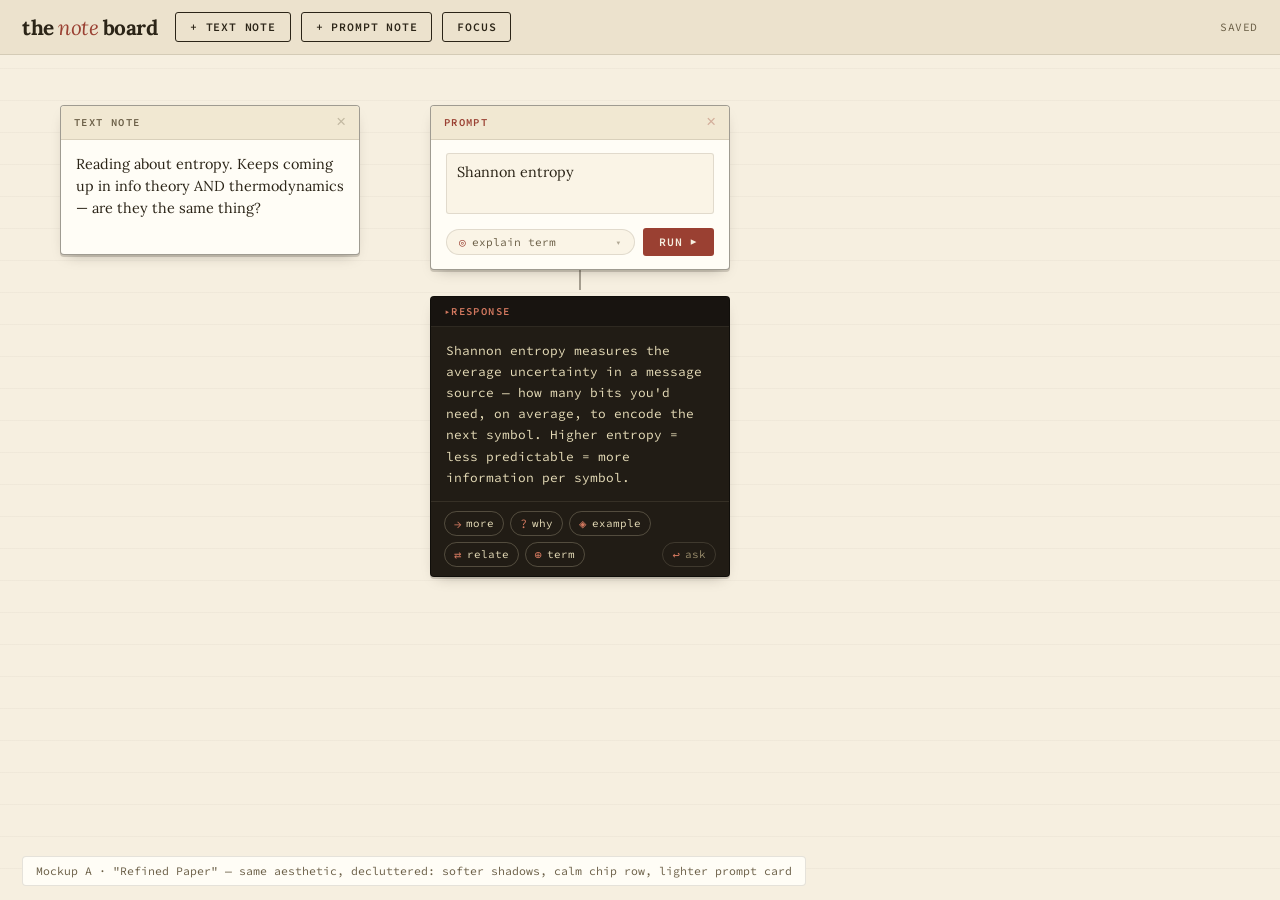
<file: mockups/A-refined-paper.html>
<!DOCTYPE html>
<html lang="en">
<head>
<meta charset="UTF-8" />
<meta name="viewport" content="width=device-width, initial-scale=1.0" />
<title>Mockup A — Refined Paper</title>
<link rel="preconnect" href="https://fonts.googleapis.com">
<style>
@import url('https://fonts.googleapis.com/css2?family=Lora:ital,wght@0,400;0,600;0,700;1,400&family=Source+Code+Pro:wght@400;500;600&display=swap');

/* ============================================================
   MOCKUP A — "REFINED PAPER"
   Keeps your aesthetic; declutters. Same family, calmer.
   - softer single shadow (2px, lower opacity) instead of hard 3px
   - texture toned down (no radial gradients; fainter rule lines)
   - explore moves = one calm row of icon+label chips, no wrapping
   - prompt card lighter: template shown as a quiet pill, not a full <select>
   ============================================================ */

*, *::before, *::after { box-sizing: border-box; margin: 0; padding: 0; }

:root {
  --paper:        #f6efe0;
  --paper-card:   #fffdf6;
  --paper-dark:   #ece2cd;
  --ink:          #2b2417;
  --ink-soft:     #6b5f47;
  --line:         rgba(43,36,23,0.12);
  --accent:       #9a4032;
  --terminal-bg:  #211c15;
  --terminal-ink: #e6dcb8;
  --terminal-dim: #9a8d6c;
  --terminal-accent: #d2785f;
  --shadow:       rgba(43,36,23,0.18);
}

body {
  font-family: 'Lora', Georgia, serif;
  background: var(--paper);
  color: var(--ink);
  height: 100vh; overflow: hidden;
  display: flex; flex-direction: column;
}
/* faint single rule, much softer than before */
body::before {
  content:''; position: fixed; inset: 0; z-index: 0; pointer-events: none;
  background-image: repeating-linear-gradient(0deg, transparent 0 31px, rgba(43,36,23,0.03) 31px 32px);
}

#toolbar {
  position: relative; z-index: 100;
  display: flex; align-items: center; gap: 10px;
  padding: 12px 22px; background: var(--paper-dark);
  border-bottom: 1px solid var(--line); flex-shrink: 0;
}
#board-title { font-size: 1.3rem; font-weight: 700; letter-spacing: -0.5px; margin-right: 8px; }
#board-title em { font-style: italic; color: var(--accent); font-weight: 400; }
#toolbar button {
  font-family: 'Source Code Pro', monospace; font-size: 0.72rem; font-weight: 600;
  text-transform: uppercase; letter-spacing: 0.07em; padding: 7px 14px;
  border: 1px solid var(--ink); background: transparent; color: var(--ink); cursor: pointer;
  border-radius: 3px; transition: background .12s, color .12s;
}
#btn-new-prompt { background: var(--accent); color: var(--paper); border-color: var(--accent); }
#save-status { margin-left:auto; font-family:'Source Code Pro',monospace; font-size:.7rem; color:var(--ink-soft); text-transform:uppercase; letter-spacing:.05em; }

#canvas-container { flex:1; overflow:auto; position:relative; z-index:1; }
#canvas { position:relative; width:1600px; height:1200px; }

/* ── cards ── */
.note { position:absolute; width:300px; display:flex; flex-direction:column; }
.note-inner {
  border: 1px solid rgba(43,36,23,0.45);
  border-radius: 4px;
  box-shadow: 0 2px 0 var(--shadow), 0 6px 14px -8px rgba(43,36,23,0.4);
  display:flex; flex-direction:column; overflow:hidden;
  transition: box-shadow .14s, transform .14s;
}
.note:hover .note-inner { box-shadow: 0 3px 0 var(--shadow), 0 10px 20px -8px rgba(43,36,23,0.45); transform: translateY(-1px); }

.note-header {
  display:flex; align-items:center; justify-content:space-between;
  padding: 8px 13px; cursor:grab; user-select:none;
  font-family:'Source Code Pro',monospace; font-size:.66rem; font-weight:600;
  letter-spacing:.13em; text-transform:uppercase; border-bottom:1px solid var(--line);
}
.note-header .note-label { flex:1; }
.btn-delete { background:none; border:none; cursor:pointer; color:inherit; opacity:.35; font-size:1.05rem; line-height:1; }
.btn-delete:hover { opacity:1; color:var(--accent); }
.note-body { padding: 13px 15px; }

/* text */
.note-text .note-inner { background: var(--paper-card); }
.note-text .note-header { background: #f1e8d2; color: var(--ink-soft); }
.note-text textarea { width:100%; min-height:84px; background:transparent; border:none; color:var(--ink);
  font-family:'Lora',serif; font-size:.9rem; line-height:1.55; resize:none; outline:none; }

/* prompt — lighter: quiet template pill instead of full dropdown chrome */
.note-prompt .note-inner { background: var(--paper-card); }
.note-prompt .note-header { background: #f1e8d2; color: var(--accent); }
.note-prompt textarea {
  width:100%; min-height:54px; background:#faf4e6; border:1px solid var(--line);
  border-radius:3px; color:var(--ink); font-family:'Lora',serif; font-size:.9rem;
  line-height:1.5; resize:none; outline:none; padding:8px 10px; margin-bottom:10px;
}
.prompt-controls { display:flex; align-items:center; gap:8px; }
.template-pill {
  flex:1; display:flex; align-items:center; gap:6px;
  background:#faf4e6; border:1px solid var(--line); border-radius:20px;
  padding:5px 12px; font-family:'Source Code Pro',monospace; font-size:.7rem;
  color:var(--ink-soft); cursor:pointer;
}
.template-pill .sym { color: var(--accent); }
.template-pill .chev { margin-left:auto; opacity:.5; }
.btn-run {
  background:var(--accent); color:var(--paper); border:none; border-radius:3px;
  padding:7px 16px; cursor:pointer; font-family:'Source Code Pro',monospace;
  font-size:.72rem; font-weight:600; text-transform:uppercase; letter-spacing:.07em;
}

/* connector */
.connector { width:2px; height:20px; background:rgba(43,36,23,0.4); margin:0 auto; }

/* response — terminal, but footer decluttered */
.note-response { margin-top:6px; }
.note-response .note-inner { background:var(--terminal-bg); border-color:rgba(0,0,0,0.5); }
.note-response .note-header { background:#181410; color:var(--terminal-accent); border-bottom-color:rgba(230,220,184,0.1); }
.note-response .note-header::before { content:'▸ '; }
.response-content {
  font-family:'Source Code Pro',monospace; font-size:.8rem; line-height:1.65;
  color:var(--terminal-ink); white-space:pre-wrap; padding:13px 15px;
}

/* THE KEY DECLUTTER: one calm row of icon+label chips */
.note-footer { padding:9px 13px; border-top:1px solid rgba(230,220,184,0.1); }
.explore-moves { display:flex; align-items:center; gap:6px; flex-wrap:wrap; }
.btn-move {
  display:inline-flex; align-items:center; gap:5px;
  background:transparent; border:1px solid rgba(230,220,184,0.25);
  color:var(--terminal-ink); font-family:'Source Code Pro',monospace; font-size:.68rem;
  padding:4px 9px; border-radius:14px; cursor:pointer; transition:all .12s;
}
.btn-move .ico { color:var(--terminal-accent); font-size:.78rem; }
.btn-move:hover { background:var(--terminal-accent); color:var(--terminal-bg); border-color:var(--terminal-accent); }
.btn-move:hover .ico { color:var(--terminal-bg); }
.btn-move.ask { margin-left:auto; border-color:rgba(230,220,184,0.15); color:var(--terminal-dim); }
.note-caption { position:fixed; bottom:14px; left:22px; font-family:'Source Code Pro',monospace; font-size:.72rem; color:var(--ink-soft); background:var(--paper-card); border:1px solid var(--line); padding:7px 13px; border-radius:4px; z-index:200; }
</style>
</head>
<body>
  <div id="toolbar">
    <span id="board-title">the <em>note</em> board</span>
    <button>+ text note</button>
    <button id="btn-new-prompt">+ prompt note</button>
    <button>focus</button>
    <span id="save-status">saved</span>
  </div>
  <div id="canvas-container">
    <div id="canvas">

      <!-- text note -->
      <div class="note note-text" style="left:60px; top:50px;">
        <div class="note-inner">
          <div class="note-header"><span class="note-label">text note</span><button class="btn-delete">×</button></div>
          <div class="note-body">
            <textarea>Reading about entropy. Keeps coming up in info theory AND thermodynamics — are they the same thing?</textarea>
          </div>
        </div>
      </div>

      <!-- prompt → response chain -->
      <div class="note note-prompt" style="left:430px; top:50px;">
        <div class="note-inner">
          <div class="note-header"><span class="note-label">prompt</span><button class="btn-delete">×</button></div>
          <div class="note-body">
            <textarea>Shannon entropy</textarea>
            <div class="prompt-controls">
              <div class="template-pill"><span class="sym">◎</span> explain term <span class="chev">▾</span></div>
              <button class="btn-run">Run ▶</button>
            </div>
          </div>
        </div>
        <div class="connector"></div>
        <div class="note note-response" style="position:relative; left:0; top:0; width:100%;">
          <div class="note-inner">
            <div class="note-header"><span class="note-label">response</span></div>
            <div class="response-content">Shannon entropy measures the average uncertainty in a message source — how many bits you'd need, on average, to encode the next symbol. Higher entropy = less predictable = more information per symbol.</div>
            <div class="note-footer">
              <div class="explore-moves">
                <button class="btn-move"><span class="ico">→</span> more</button>
                <button class="btn-move"><span class="ico">?</span> why</button>
                <button class="btn-move"><span class="ico">◈</span> example</button>
                <button class="btn-move"><span class="ico">⇄</span> relate</button>
                <button class="btn-move"><span class="ico">⊕</span> term</button>
                <button class="btn-move ask"><span class="ico">↩</span> ask</button>
              </div>
            </div>
          </div>
        </div>
      </div>

    </div>
  </div>
  <div class="note-caption">Mockup A · "Refined Paper" — same aesthetic, decluttered: softer shadows, calm chip row, lighter prompt card</div>
</body>
</html>
</file>
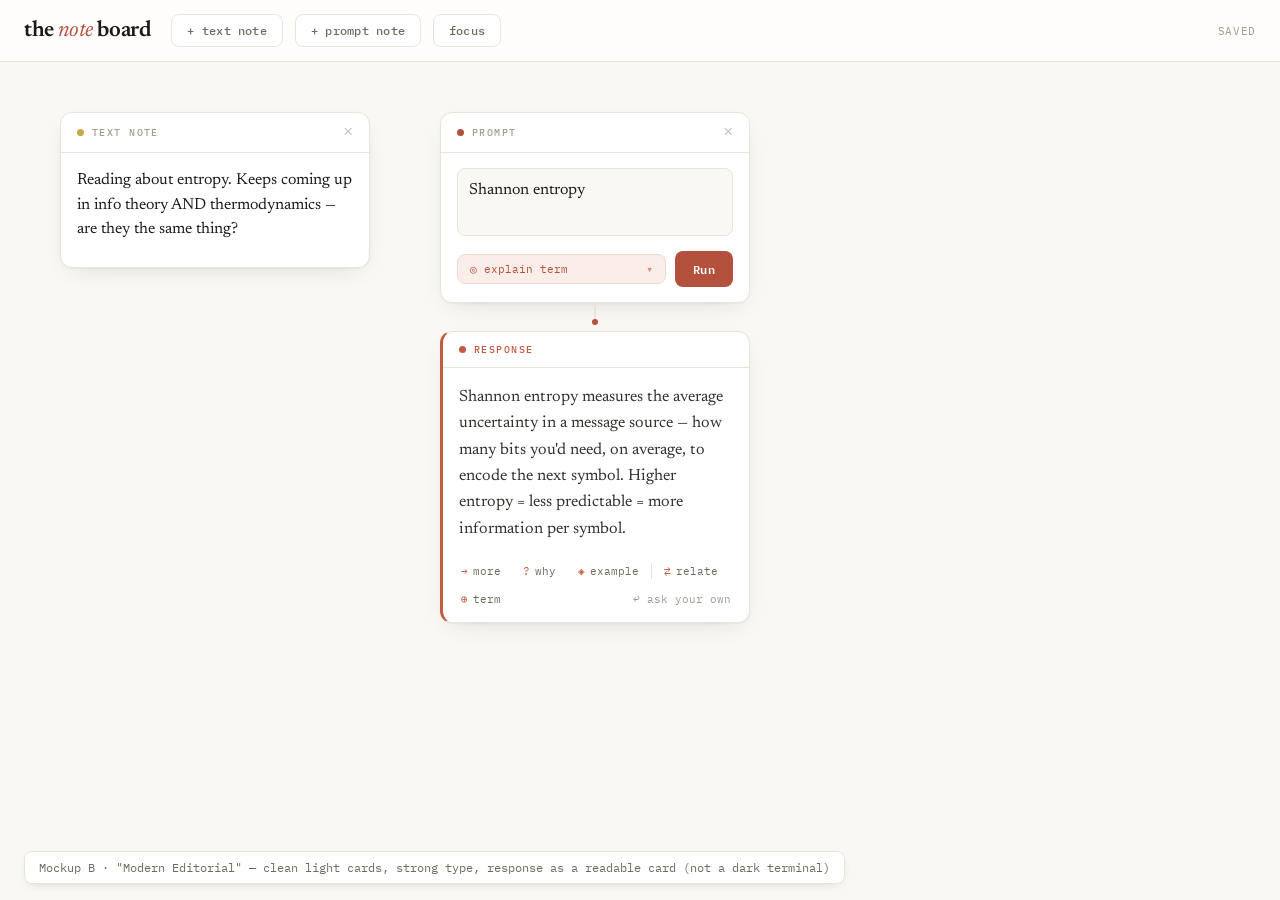
<file: mockups/B-modern-editorial.html>
<!DOCTYPE html>
<html lang="en">
<head>
<meta charset="UTF-8" />
<meta name="viewport" content="width=device-width, initial-scale=1.0" />
<title>Mockup B — Modern Editorial</title>
<style>
@import url('https://fonts.googleapis.com/css2?family=Newsreader:ital,opsz,wght@0,6..72,400;0,6..72,500;0,6..72,600;1,6..72,400&family=IBM+Plex+Mono:wght@400;500;600&display=swap');

/* ============================================================
   MOCKUP B — "MODERN EDITORIAL"
   Bolder restyle. Keeps canvas + chains; drops skeuomorphism.
   - clean off-white cards, soft real shadows, gentle radius
   - strong type hierarchy (Newsreader display + Plex Mono labels)
   - response is a LIGHT readable card with a colored left spine,
     not a dark terminal (much better for reading long answers)
   - explore moves = quiet text buttons separated by a divider
   ============================================================ */

*, *::before, *::after { box-sizing:border-box; margin:0; padding:0; }

:root {
  --bg:        #faf8f4;
  --card:      #ffffff;
  --ink:       #1d1b16;
  --ink-soft:  #6f6a5e;
  --ink-faint: #a39d8e;
  --line:      #e9e4d8;
  --accent:    #b4513c;
  --accent-bg: #fbeee9;
  --spine:     #c25a44;
}

body {
  font-family:'Newsreader', Georgia, serif; background:var(--bg); color:var(--ink);
  height:100vh; overflow:hidden; display:flex; flex-direction:column;
}
#toolbar {
  display:flex; align-items:center; gap:12px; padding:14px 24px;
  background:rgba(255,255,255,0.7); backdrop-filter:blur(8px);
  border-bottom:1px solid var(--line); flex-shrink:0; z-index:100;
}
#board-title { font-size:1.4rem; font-weight:600; letter-spacing:-0.4px; margin-right:8px; }
#board-title em { font-style:italic; color:var(--accent); font-weight:400; }
#toolbar button {
  font-family:'IBM Plex Mono',monospace; font-size:.72rem; font-weight:500;
  letter-spacing:.02em; padding:8px 15px; border:1px solid var(--line);
  background:var(--card); color:var(--ink-soft); cursor:pointer; border-radius:8px;
  transition:all .14s;
}
#toolbar button:hover { border-color:var(--ink-soft); color:var(--ink); }
#btn-new-prompt { background:var(--accent); color:#fff; border-color:var(--accent); }
#save-status { margin-left:auto; font-family:'IBM Plex Mono',monospace; font-size:.68rem; color:var(--ink-faint); text-transform:uppercase; letter-spacing:.06em; }

#canvas-container { flex:1; overflow:auto; position:relative; }
#canvas { position:relative; width:1600px; height:1200px; }

.note { position:absolute; width:310px; display:flex; flex-direction:column; }
.note-inner {
  background:var(--card); border:1px solid var(--line); border-radius:12px;
  box-shadow:0 1px 2px rgba(29,27,22,0.04), 0 8px 24px -12px rgba(29,27,22,0.18);
  overflow:hidden; transition:box-shadow .16s, transform .16s;
}
.note:hover .note-inner { box-shadow:0 2px 4px rgba(29,27,22,0.06), 0 14px 32px -12px rgba(29,27,22,0.24); transform:translateY(-2px); }

.note-header {
  display:flex; align-items:center; gap:8px; padding:11px 16px; cursor:grab; user-select:none;
  font-family:'IBM Plex Mono',monospace; font-size:.64rem; font-weight:500;
  letter-spacing:.14em; text-transform:uppercase; color:var(--ink-faint);
  border-bottom:1px solid var(--line);
}
.note-header .dot { width:7px; height:7px; border-radius:50%; background:var(--ink-faint); }
.note-header .note-label { flex:1; }
.btn-delete { background:none; border:none; cursor:pointer; color:var(--ink-faint); opacity:.6; font-size:1.05rem; line-height:1; }
.btn-delete:hover { color:var(--accent); opacity:1; }
.note-body { padding:15px 16px; }

.note-text textarea { width:100%; min-height:80px; border:none; outline:none; resize:none;
  font-family:'Newsreader',serif; font-size:1rem; line-height:1.55; color:var(--ink); background:transparent; }
.note-text .note-header .dot { background:#c9a84a; }

.note-prompt .note-header .dot { background:var(--accent); }
.note-prompt textarea {
  width:100%; min-height:48px; border:1px solid var(--line); border-radius:8px;
  outline:none; resize:none; padding:9px 11px; margin-bottom:11px;
  font-family:'Newsreader',serif; font-size:1rem; line-height:1.5; color:var(--ink); background:var(--bg);
}
.note-prompt textarea:focus { border-color:var(--accent); }
.prompt-controls { display:flex; gap:9px; align-items:center; }
.template-pill {
  flex:1; display:flex; align-items:center; gap:7px; background:var(--accent-bg);
  border:1px solid #f0d9d0; border-radius:8px; padding:7px 12px;
  font-family:'IBM Plex Mono',monospace; font-size:.7rem; color:var(--accent); cursor:pointer;
}
.template-pill .chev { margin-left:auto; opacity:.6; }
.btn-run {
  background:var(--accent); color:#fff; border:none; border-radius:8px; padding:8px 18px;
  cursor:pointer; font-family:'IBM Plex Mono',monospace; font-size:.72rem; font-weight:600; letter-spacing:.03em;
}

.connector { width:2px; height:22px; background:var(--line); margin:0 auto; position:relative; }
.connector::after { content:''; position:absolute; left:-2px; bottom:0; width:6px; height:6px; border-radius:50%; background:var(--accent); }

/* response — LIGHT readable card with colored spine (the big change from terminal) */
.note-response { margin-top:6px; }
.note-response .note-inner { border-left:3px solid var(--spine); }
.note-response .note-header { color:var(--spine); }
.note-response .note-header .dot { background:var(--spine); }
.response-content {
  font-family:'Newsreader',serif; font-size:1.02rem; line-height:1.62; color:#33302a;
  padding:16px; white-space:pre-wrap;
}

.note-footer { padding:0 8px 10px; }
.explore-moves { display:flex; align-items:center; gap:2px; flex-wrap:wrap; }
.btn-move {
  background:transparent; border:none; color:var(--ink-soft);
  font-family:'IBM Plex Mono',monospace; font-size:.7rem; padding:6px 10px;
  border-radius:7px; cursor:pointer; transition:all .12s; display:inline-flex; align-items:center; gap:5px;
}
.btn-move .ico { color:var(--spine); }
.btn-move:hover { background:var(--accent-bg); color:var(--accent); }
.btn-move.ask { margin-left:auto; color:var(--ink-faint); }
.divider { width:1px; height:16px; background:var(--line); }

.note-caption { position:fixed; bottom:16px; left:24px; font-family:'IBM Plex Mono',monospace; font-size:.72rem; color:var(--ink-soft); background:var(--card); border:1px solid var(--line); padding:8px 14px; border-radius:8px; box-shadow:0 4px 12px -6px rgba(0,0,0,0.2); }
</style>
</head>
<body>
  <div id="toolbar">
    <span id="board-title">the <em>note</em> board</span>
    <button>+ text note</button>
    <button id="btn-new-prompt">+ prompt note</button>
    <button>focus</button>
    <span id="save-status">saved</span>
  </div>
  <div id="canvas-container">
    <div id="canvas">

      <div class="note note-text" style="left:60px; top:50px;">
        <div class="note-inner">
          <div class="note-header"><span class="dot"></span><span class="note-label">text note</span><button class="btn-delete">×</button></div>
          <div class="note-body"><textarea>Reading about entropy. Keeps coming up in info theory AND thermodynamics — are they the same thing?</textarea></div>
        </div>
      </div>

      <div class="note note-prompt" style="left:440px; top:50px;">
        <div class="note-inner">
          <div class="note-header"><span class="dot"></span><span class="note-label">prompt</span><button class="btn-delete">×</button></div>
          <div class="note-body">
            <textarea>Shannon entropy</textarea>
            <div class="prompt-controls">
              <div class="template-pill">◎ explain term <span class="chev">▾</span></div>
              <button class="btn-run">Run</button>
            </div>
          </div>
        </div>
        <div class="connector"></div>
        <div class="note note-response" style="position:relative; left:0; top:0; width:100%;">
          <div class="note-inner">
            <div class="note-header"><span class="dot"></span><span class="note-label">response</span></div>
            <div class="response-content">Shannon entropy measures the average uncertainty in a message source — how many bits you'd need, on average, to encode the next symbol. Higher entropy = less predictable = more information per symbol.</div>
            <div class="note-footer">
              <div class="explore-moves">
                <button class="btn-move"><span class="ico">→</span> more</button>
                <button class="btn-move"><span class="ico">?</span> why</button>
                <button class="btn-move"><span class="ico">◈</span> example</button>
                <span class="divider"></span>
                <button class="btn-move"><span class="ico">⇄</span> relate</button>
                <button class="btn-move"><span class="ico">⊕</span> term</button>
                <button class="btn-move ask">↩ ask your own</button>
              </div>
            </div>
          </div>
        </div>
      </div>

    </div>
  </div>
  <div class="note-caption">Mockup B · "Modern Editorial" — clean light cards, strong type, response as a readable card (not a dark terminal)</div>
</body>
</html>
</file>
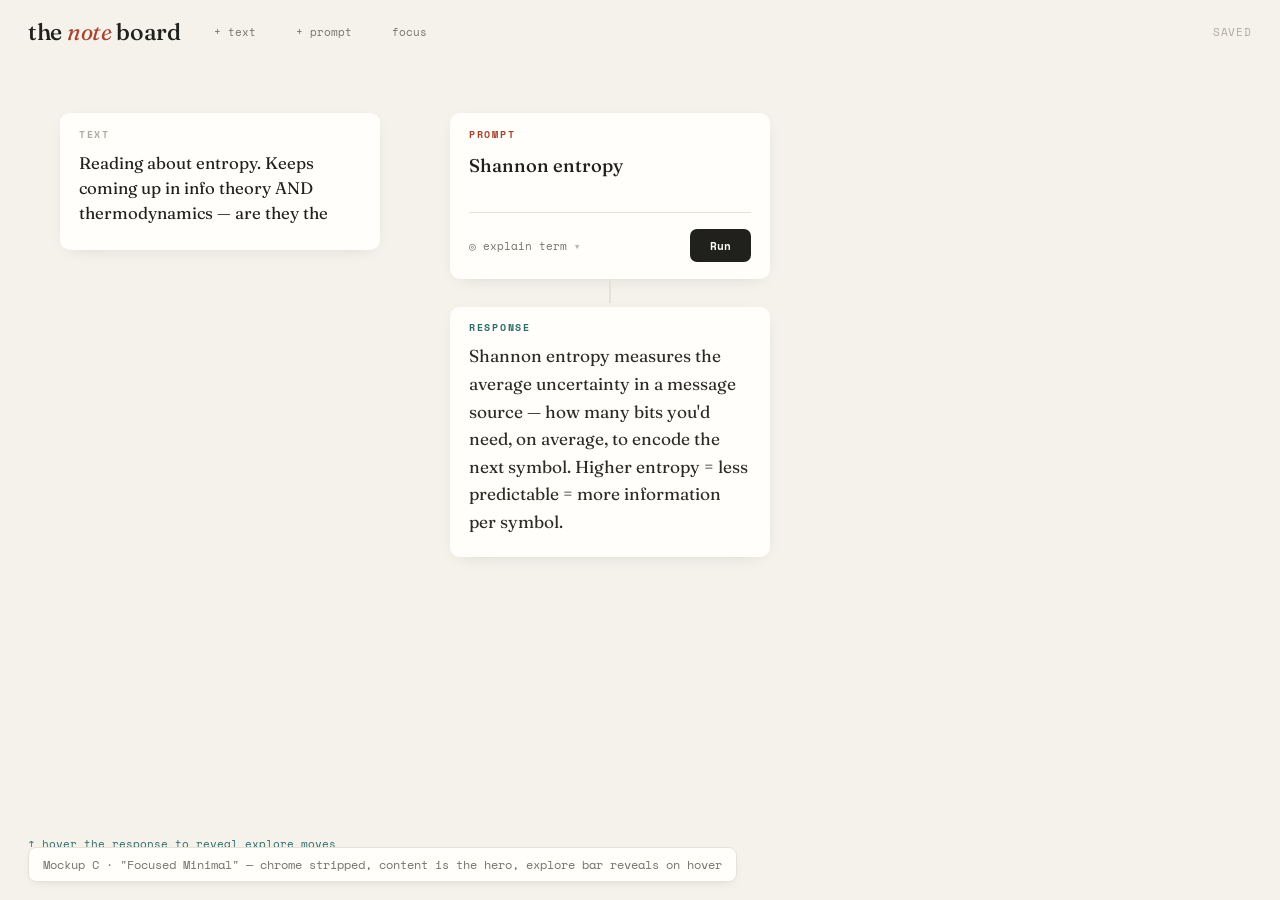
<file: mockups/C-focused-minimal.html>
<!DOCTYPE html>
<html lang="en">
<head>
<meta charset="UTF-8" />
<meta name="viewport" content="width=device-width, initial-scale=1.0" />
<title>Mockup C — Focused Minimal</title>
<style>
@import url('https://fonts.googleapis.com/css2?family=Fraunces:ital,opsz,wght@0,9..144,400;0,9..144,500;0,9..144,600;1,9..144,400&family=Space+Mono:wght@400;700&display=swap');

/* ============================================================
   MOCKUP C — "FOCUSED MINIMAL"
   Most opinionated. Clutter = chrome, so remove chrome.
   - near-borderless cards, content is the hero
   - header collapses to a tiny type label; delete/controls appear on hover
   - explore moves hidden until hover, then a single clean action bar
   - warm-neutral palette, Fraunces display for personality
   - canvas + chains preserved
   ============================================================ */

*, *::before, *::after { box-sizing:border-box; margin:0; padding:0; }

:root {
  --bg:        #f5f2ec;
  --card:      #fffefb;
  --ink:       #20201c;
  --ink-soft:  #76726a;
  --ink-faint: #b0aca2;
  --hair:      #e6e2d8;
  --accent:    #a8432e;
  --accent-2:  #2e6b6b;
}

body { font-family:'Fraunces', Georgia, serif; background:var(--bg); color:var(--ink);
  height:100vh; overflow:hidden; display:flex; flex-direction:column; }

#toolbar { display:flex; align-items:center; gap:14px; padding:16px 28px; flex-shrink:0; z-index:100; }
#board-title { font-size:1.45rem; font-weight:500; letter-spacing:-0.3px; margin-right:6px; }
#board-title em { font-style:italic; color:var(--accent); font-weight:400; }
#toolbar button { font-family:'Space Mono',monospace; font-size:.7rem; padding:7px 13px;
  border:none; background:transparent; color:var(--ink-soft); cursor:pointer; border-radius:6px; transition:all .14s; }
#toolbar button:hover { background:var(--card); color:var(--ink); }
#btn-new-prompt { color:var(--accent); }
#save-status { margin-left:auto; font-family:'Space Mono',monospace; font-size:.66rem; color:var(--ink-faint); text-transform:uppercase; letter-spacing:.08em; }

#canvas-container { flex:1; overflow:auto; position:relative; }
#canvas { position:relative; width:1600px; height:1200px; }

.note { position:absolute; width:320px; display:flex; flex-direction:column; }
.note-inner {
  background:var(--card); border:1px solid transparent; border-radius:10px;
  box-shadow:0 4px 18px -10px rgba(32,32,28,0.22); overflow:hidden;
  transition:box-shadow .16s, border-color .16s, transform .16s;
}
.note:hover .note-inner { border-color:var(--hair); box-shadow:0 10px 28px -10px rgba(32,32,28,0.3); transform:translateY(-1px); }

/* header collapses to a tiny eyebrow; controls reveal on hover */
.note-header {
  display:flex; align-items:center; padding:12px 18px 4px; cursor:grab; user-select:none;
  font-family:'Space Mono',monospace; font-size:.6rem; font-weight:700;
  letter-spacing:.18em; text-transform:uppercase; color:var(--ink-faint);
}
.note-header .note-label { flex:1; }
.btn-delete { background:none; border:none; cursor:pointer; color:var(--ink-faint); opacity:0;
  font-size:1.05rem; line-height:1; transition:opacity .14s; }
.note:hover .btn-delete { opacity:.6; }
.btn-delete:hover { opacity:1 !important; color:var(--accent); }
.note-body { padding:4px 18px 16px; }

.note-text textarea { width:100%; min-height:78px; border:none; outline:none; resize:none;
  font-family:'Fraunces',serif; font-size:1.05rem; line-height:1.5; color:var(--ink); background:transparent; }

.note-prompt .note-label { color:var(--accent); }
.note-prompt textarea { width:100%; min-height:44px; border:none; border-bottom:1.5px solid var(--hair);
  outline:none; resize:none; padding:2px 0 8px; margin-bottom:12px;
  font-family:'Fraunces',serif; font-size:1.15rem; font-weight:500; line-height:1.4; color:var(--ink); background:transparent; }
.note-prompt textarea:focus { border-color:var(--accent); }
.prompt-controls { display:flex; gap:10px; align-items:center; }
.template-pill { flex:1; font-family:'Space Mono',monospace; font-size:.7rem; color:var(--ink-soft); cursor:pointer; }
.template-pill .chev { opacity:.5; }
.btn-run { background:var(--ink); color:var(--card); border:none; border-radius:7px; padding:8px 20px;
  cursor:pointer; font-family:'Space Mono',monospace; font-size:.7rem; font-weight:700; }

.connector { width:1.5px; height:24px; background:var(--hair); margin:0 auto; }

/* response — content-first; explore bar appears on hover */
.note-response { margin-top:4px; }
.note-response .note-label { color:var(--accent-2); }
.response-content { font-family:'Fraunces',serif; font-size:1.08rem; line-height:1.6; color:#2c2b26;
  padding:4px 18px 14px; white-space:pre-wrap; }

.note-footer { padding:0 12px 6px; max-height:0; opacity:0; overflow:hidden; transition:max-height .2s, opacity .2s, padding .2s; }
.note-response:hover .note-footer { max-height:60px; opacity:1; padding:0 12px 12px; }
.explore-moves { display:flex; align-items:center; gap:2px; border-top:1px solid var(--hair); padding-top:8px; }
.btn-move { background:transparent; border:none; color:var(--ink-soft);
  font-family:'Space Mono',monospace; font-size:.68rem; padding:5px 9px; border-radius:6px; cursor:pointer;
  transition:all .12s; display:inline-flex; align-items:center; gap:5px; }
.btn-move .ico { color:var(--accent-2); font-weight:700; }
.btn-move:hover { background:#eef3f3; color:var(--accent-2); }
.btn-move.ask { margin-left:auto; color:var(--ink-faint); }

.hint { position:fixed; bottom:48px; left:28px; font-family:'Space Mono',monospace; font-size:.66rem; color:var(--accent-2); }
.note-caption { position:fixed; bottom:18px; left:28px; font-family:'Space Mono',monospace; font-size:.72rem; color:var(--ink-soft); background:var(--card); border:1px solid var(--hair); padding:8px 14px; border-radius:8px; box-shadow:0 4px 12px -6px rgba(0,0,0,0.15); }
</style>
</head>
<body>
  <div id="toolbar">
    <span id="board-title">the <em>note</em> board</span>
    <button>+ text</button>
    <button id="btn-new-prompt">+ prompt</button>
    <button>focus</button>
    <span id="save-status">saved</span>
  </div>
  <div id="canvas-container">
    <div id="canvas">

      <div class="note note-text" style="left:60px; top:50px;">
        <div class="note-inner">
          <div class="note-header"><span class="note-label">text</span><button class="btn-delete">×</button></div>
          <div class="note-body"><textarea>Reading about entropy. Keeps coming up in info theory AND thermodynamics — are they the same thing?</textarea></div>
        </div>
      </div>

      <div class="note note-prompt" style="left:450px; top:50px;">
        <div class="note-inner">
          <div class="note-header"><span class="note-label">prompt</span><button class="btn-delete">×</button></div>
          <div class="note-body">
            <textarea>Shannon entropy</textarea>
            <div class="prompt-controls">
              <span class="template-pill">◎ explain term <span class="chev">▾</span></span>
              <button class="btn-run">Run</button>
            </div>
          </div>
        </div>
        <div class="connector"></div>
        <div class="note note-response" style="position:relative; left:0; top:0; width:100%;">
          <div class="note-inner">
            <div class="note-header"><span class="note-label">response</span></div>
            <div class="response-content">Shannon entropy measures the average uncertainty in a message source — how many bits you'd need, on average, to encode the next symbol. Higher entropy = less predictable = more information per symbol.</div>
            <div class="note-footer">
              <div class="explore-moves">
                <button class="btn-move"><span class="ico">→</span> more</button>
                <button class="btn-move"><span class="ico">?</span> why</button>
                <button class="btn-move"><span class="ico">◈</span> example</button>
                <button class="btn-move"><span class="ico">⇄</span> relate</button>
                <button class="btn-move"><span class="ico">⊕</span> term</button>
                <button class="btn-move ask">↩ ask</button>
              </div>
            </div>
          </div>
        </div>
      </div>

    </div>
  </div>
  <div class="hint">↑ hover the response to reveal explore moves</div>
  <div class="note-caption">Mockup C · "Focused Minimal" — chrome stripped, content is the hero, explore bar reveals on hover</div>
</body>
</html>
</file>
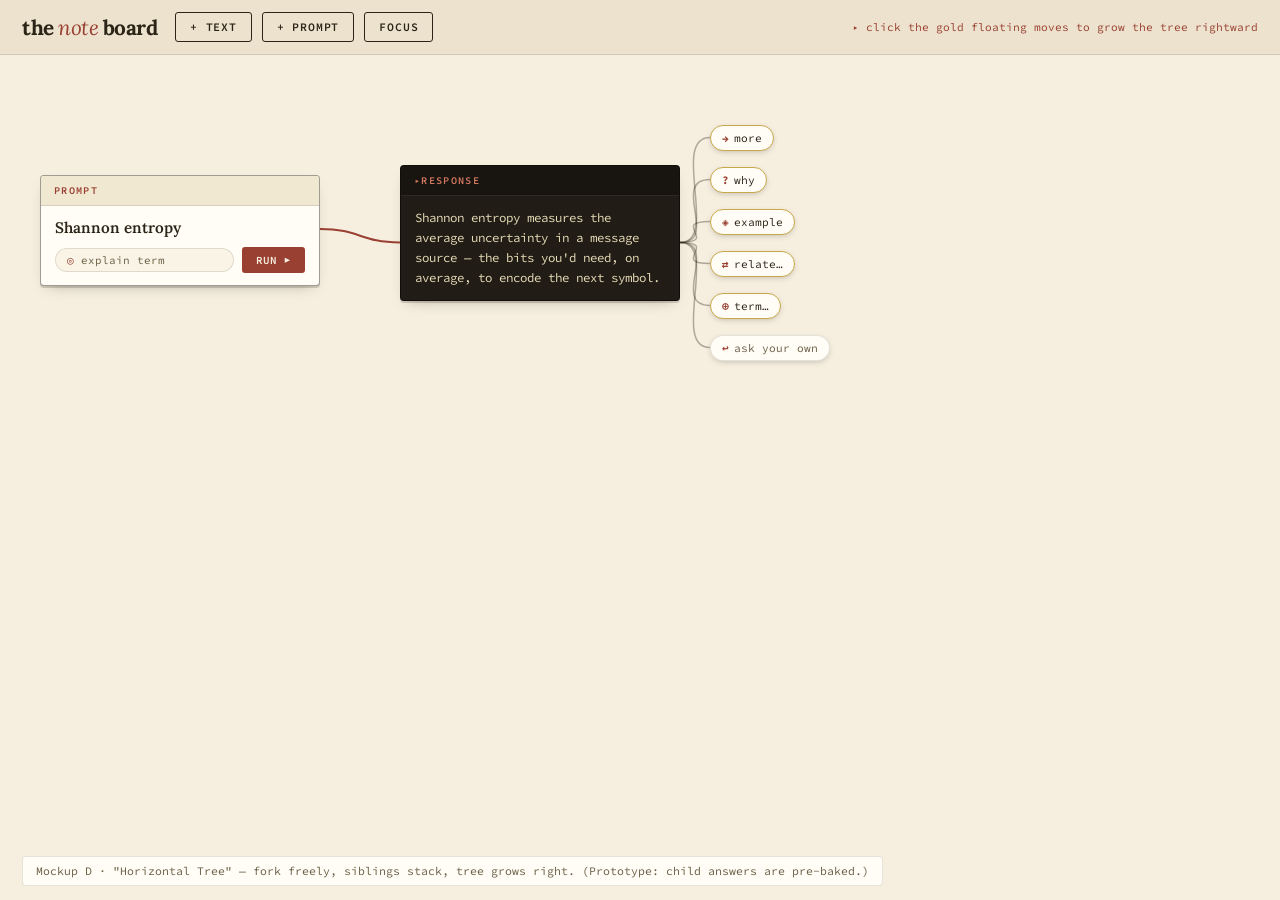
<file: mockups/D-horizontal-tree.html>
<!DOCTYPE html>
<html lang="en">
<head>
<meta charset="UTF-8" />
<meta name="viewport" content="width=device-width, initial-scale=1.0" />
<title>Mockup D — Horizontal Tree</title>
<style>
@import url('https://fonts.googleapis.com/css2?family=Lora:ital,wght@0,400;0,600;0,700;1,400&family=Source+Code+Pro:wght@400;500;600&display=swap');

/* ============================================================
   MOCKUP D — "HORIZONTAL TREE" (new interaction model)
   Timeline grows LEFT → RIGHT. prompt → response → [move] → response …
   - explore moves are FLOATING NODES around each response
   - click a move: it activates (becomes a connector node) + spawns a
     child branch to the RIGHT; siblings tuck/dim but stay (free forking)
   - branches auto-stack vertically so the tree never overlaps
   - SVG connector lines link parent → move-node → child response
   This is a clickable PROTOTYPE (pre-baked children) to feel the layout.
   Keeps the paper aesthetic from Mockup A.
   ============================================================ */

*, *::before, *::after { box-sizing:border-box; margin:0; padding:0; }
:root {
  --paper:#f6efe0; --card:#fffdf6; --paper-dark:#ece2cd;
  --ink:#2b2417; --ink-soft:#6b5f47; --line:rgba(43,36,23,0.12);
  --accent:#9a4032; --shadow:rgba(43,36,23,0.18);
  --term-bg:#211c15; --term-ink:#e6dcb8; --term-dim:#9a8d6c; --term-accent:#d2785f;
  --node:#c9a84a;
}
body { font-family:'Lora',Georgia,serif; background:var(--paper); color:var(--ink);
  height:100vh; overflow:hidden; display:flex; flex-direction:column; }

#toolbar { display:flex; align-items:center; gap:10px; padding:12px 22px; background:var(--paper-dark);
  border-bottom:1px solid var(--line); flex-shrink:0; z-index:100; }
#board-title { font-size:1.3rem; font-weight:700; letter-spacing:-0.5px; margin-right:8px; }
#board-title em { font-style:italic; color:var(--accent); font-weight:400; }
#toolbar button { font-family:'Source Code Pro',monospace; font-size:.72rem; font-weight:600;
  text-transform:uppercase; letter-spacing:.07em; padding:7px 14px; border:1px solid var(--ink);
  background:transparent; color:var(--ink); cursor:pointer; border-radius:3px; }
#btn-new-prompt { background:var(--accent); color:var(--paper); border-color:var(--accent); }
#hint { margin-left:auto; font-family:'Source Code Pro',monospace; font-size:.7rem; color:var(--accent); }

#canvas-container { flex:1; overflow:auto; position:relative; }
#canvas { position:relative; width:3200px; height:1800px; }
#wires { position:absolute; inset:0; width:100%; height:100%; pointer-events:none; z-index:1; }

/* ── cards ── */
.node-card { position:absolute; width:280px; z-index:2; }
.inner {
  border:1px solid rgba(43,36,23,0.45); border-radius:4px;
  box-shadow:0 2px 0 var(--shadow), 0 6px 14px -8px rgba(43,36,23,0.4);
  background:var(--card); overflow:hidden; transition:box-shadow .14s, transform .14s;
}
.node-card:hover .inner { box-shadow:0 3px 0 var(--shadow), 0 10px 22px -8px rgba(43,36,23,0.45); transform:translateY(-1px); }
.hd { display:flex; align-items:center; padding:8px 13px; cursor:grab; user-select:none;
  font-family:'Source Code Pro',monospace; font-size:.64rem; font-weight:600; letter-spacing:.13em;
  text-transform:uppercase; border-bottom:1px solid var(--line); color:var(--ink-soft); }
.hd .lbl { flex:1; }
.bd { padding:12px 14px; }

.node-prompt .hd { background:#f1e8d2; color:var(--accent); }
.node-prompt .q { font-family:'Lora',serif; font-size:.95rem; font-weight:600; margin-bottom:10px; }
.node-prompt .pc { display:flex; gap:8px; align-items:center; }
.pill { flex:1; font-family:'Source Code Pro',monospace; font-size:.68rem; color:var(--ink-soft);
  background:#faf4e6; border:1px solid var(--line); border-radius:18px; padding:4px 11px; }
.pill .s { color:var(--accent); }
.run { background:var(--accent); color:var(--paper); border:none; border-radius:3px; padding:6px 14px;
  font-family:'Source Code Pro',monospace; font-size:.68rem; font-weight:600; text-transform:uppercase; cursor:pointer; }

.node-response .inner { background:var(--term-bg); border-color:rgba(0,0,0,0.5); }
.node-response .hd { background:#181410; color:var(--term-accent); border-bottom-color:rgba(230,220,184,0.1); }
.node-response .hd::before { content:'▸ '; }
.node-response .bd { font-family:'Source Code Pro',monospace; font-size:.78rem; line-height:1.6;
  color:var(--term-ink); white-space:pre-wrap; }

/* ── floating move nodes (orbit the response, to its right) ── */
.move-node {
  position:absolute; z-index:3; display:inline-flex; align-items:center; gap:5px;
  background:var(--card); border:1px solid var(--node); color:var(--ink);
  font-family:'Source Code Pro',monospace; font-size:.7rem; padding:5px 11px; border-radius:16px;
  box-shadow:0 2px 6px -2px rgba(43,36,23,0.3); cursor:pointer; white-space:nowrap;
  transition:all .15s; transform-origin:left center;
}
.move-node .ico { color:var(--accent); font-weight:700; }
.move-node:hover { background:var(--node); border-color:var(--node); transform:scale(1.05); }
.move-node.spent { opacity:.3; transform:scale(.9); box-shadow:none; }      /* used → tucked but still there */
.move-node.spent:hover { opacity:.7; }
.move-node.ask { border-color:var(--line); color:var(--ink-soft); }

/* a 'spent' move that became a connector waypoint between parent & child */
.waypoint {
  position:absolute; z-index:3; display:inline-flex; align-items:center; gap:4px;
  background:var(--node); border:1px solid var(--accent); color:var(--ink);
  font-family:'Source Code Pro',monospace; font-size:.64rem; font-weight:600; letter-spacing:.05em;
  padding:3px 9px; border-radius:14px; box-shadow:0 1px 4px -1px rgba(43,36,23,0.4); white-space:nowrap;
}

.hidden { display:none !important; }
#caption { position:fixed; bottom:14px; left:22px; font-family:'Source Code Pro',monospace; font-size:.72rem;
  color:var(--ink-soft); background:var(--card); border:1px solid var(--line); padding:7px 13px; border-radius:4px; z-index:200; }
</style>
</head>
<body>
  <div id="toolbar">
    <span id="board-title">the <em>note</em> board</span>
    <button>+ text</button>
    <button id="btn-new-prompt">+ prompt</button>
    <button>focus</button>
    <span id="hint">▸ click the gold floating moves to grow the tree rightward</span>
  </div>
  <div id="canvas-container">
    <div id="canvas">
      <svg id="wires"></svg>

      <!-- ROOT: prompt -->
      <div class="node-card node-prompt" id="n-prompt" style="left:40px; top:120px;">
        <div class="inner">
          <div class="hd"><span class="lbl">prompt</span></div>
          <div class="bd">
            <div class="q">Shannon entropy</div>
            <div class="pc"><span class="pill"><span class="s">◎</span> explain term</span><button class="run">Run ▶</button></div>
          </div>
        </div>
      </div>

      <!-- response to the RIGHT -->
      <div class="node-card node-response" id="n-resp" style="left:400px; top:110px;">
        <div class="inner">
          <div class="hd"><span class="lbl">response</span></div>
          <div class="bd">Shannon entropy measures the average uncertainty in a message source — the bits you'd need, on average, to encode the next symbol.</div>
        </div>
      </div>

      <!-- floating move nodes orbiting to the right of the response -->
      <div class="move-node" id="m-more"    style="left:710px; top:70px;"  data-child="b-more"><span class="ico">→</span> more</div>
      <div class="move-node" id="m-why"     style="left:710px; top:112px;" data-child="b-why"><span class="ico">?</span> why</div>
      <div class="move-node" id="m-example" style="left:710px; top:154px;" data-child="b-example"><span class="ico">◈</span> example</div>
      <div class="move-node" id="m-relate"  style="left:710px; top:196px;"><span class="ico">⇄</span> relate…</div>
      <div class="move-node" id="m-term"    style="left:710px; top:238px;"><span class="ico">⊕</span> term…</div>
      <div class="move-node ask" id="m-ask" style="left:710px; top:280px;"><span class="ico">↩</span> ask your own</div>

      <!-- PRE-BAKED CHILD BRANCHES (hidden until a move is clicked) -->
      <!-- child for "why" -->
      <div class="node-card node-response hidden" id="b-why" style="left:900px; top:60px;">
        <div class="inner"><div class="hd"><span class="lbl">response</span></div>
        <div class="bd">Because predictable sources repeat — repetition is compressible. The more uniform the symbol distribution, the more bits each one genuinely carries.</div></div>
      </div>
      <!-- child for "example" -->
      <div class="node-card node-response hidden" id="b-example" style="left:900px; top:340px;">
        <div class="inner"><div class="hd"><span class="lbl">response</span></div>
        <div class="bd">A fair coin: 1 bit per flip (max uncertainty). A coin that lands heads 99% of the time: ~0.08 bits — you can almost always guess right.</div></div>
      </div>
      <!-- child for "more" -->
      <div class="node-card node-response hidden" id="b-more" style="left:900px; top:620px;">
        <div class="inner"><div class="hd"><span class="lbl">response</span></div>
        <div class="bd">It's the foundation of data compression (Huffman, arithmetic coding) and sets the theoretical floor: you cannot losslessly compress below the entropy rate.</div></div>
      </div>

      <!-- grandchild moves for the "why" branch (appear when why is opened) -->
      <div class="move-node hidden" id="m2-why" style="left:1210px; top:48px;"><span class="ico">?</span> why</div>
      <div class="move-node hidden" id="m2-ex"  style="left:1210px; top:90px;"><span class="ico">◈</span> example</div>
      <div class="move-node ask hidden" id="m2-ask" style="left:1210px; top:132px;"><span class="ico">↩</span> ask</div>
    </div>
  </div>
  <div id="caption">Mockup D · "Horizontal Tree" — fork freely, siblings stack, tree grows right. (Prototype: child answers are pre-baked.)</div>

<script>
const canvas = document.getElementById('canvas');
const svg = document.getElementById('wires');

function center(el, side){ // side: 'l' | 'r' | 'm'
  const c = canvas.getBoundingClientRect();
  const b = el.getBoundingClientRect();
  const x = side==='r' ? b.right-c.left : side==='l' ? b.left-c.left : (b.left+b.right)/2-c.left;
  const y = (b.top+b.bottom)/2 - c.top;
  return {x,y};
}
function wire(fromEl, toEl, cls){
  const a = center(fromEl,'r'), z = center(toEl,'l');
  const dx = Math.max(40,(z.x-a.x)/2);
  const path = document.createElementNS('http://www.w3.org/2000/svg','path');
  path.setAttribute('d', `M ${a.x} ${a.y} C ${a.x+dx} ${a.y}, ${z.x-dx} ${z.y}, ${z.x} ${z.y}`);
  path.setAttribute('fill','none');
  path.setAttribute('stroke', cls==='strong' ? '#9a4032' : 'rgba(43,36,23,0.35)');
  path.setAttribute('stroke-width', cls==='strong' ? '2' : '1.5');
  svg.appendChild(path);
}

const wires = []; // {from,to,cls}
function addWire(from,to,cls){ wires.push({from,to,cls}); draw(); }
function draw(){
  svg.innerHTML='';
  wires.forEach(w=>{
    const f=document.getElementById(w.from), t=document.getElementById(w.to);
    if(f && t && !t.classList.contains('hidden') && !f.classList.contains('hidden')) wire(f,t,w.cls);
  });
}

// initial wires: prompt → response, response → each floating move
addWire('n-prompt','n-resp','strong');
['m-more','m-why','m-example','m-relate','m-term','m-ask'].forEach(m=>addWire('n-resp',m,'thin'));

// clicking a move with a child: spawn the branch, tuck the move (spent), wire it through
function activateMove(moveId, childId, grandkids){
  const move = document.getElementById(moveId);
  const child = document.getElementById(childId);
  if(!child || child.classList.contains('shown')) return;
  child.classList.remove('hidden'); child.classList.add('shown');
  move.classList.add('spent');               // tuck, but stay (free forking)
  addWire(moveId, childId, 'strong');         // move-node becomes the waypoint
  (grandkids||[]).forEach(g=>{
    document.getElementById(g).classList.remove('hidden');
    addWire(childId, g, 'thin');
  });
}

document.getElementById('m-why').addEventListener('click', ()=>activateMove('m-why','b-why',['m2-why','m2-ex','m2-ask']));
document.getElementById('m-example').addEventListener('click', ()=>activateMove('m-example','b-example'));
document.getElementById('m-more').addEventListener('click', ()=>activateMove('m-more','b-more'));

window.addEventListener('resize', draw);
setTimeout(draw, 100); // after fonts settle
</script>
</body>
</html>
</file>
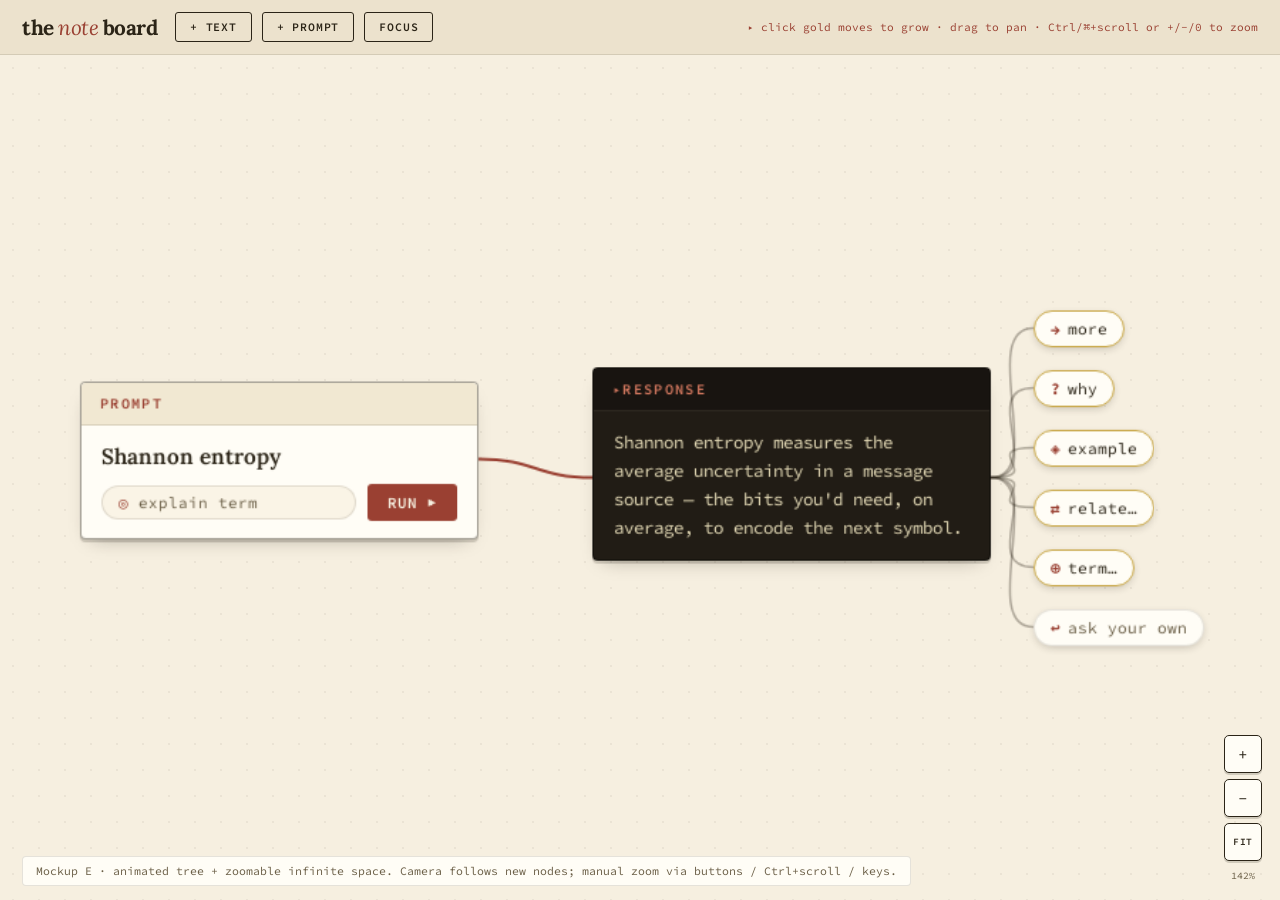
<file: mockups/E-horizontal-tree-zoom.html>
<!DOCTYPE html>
<html lang="en">
<head>
<meta charset="UTF-8" />
<meta name="viewport" content="width=device-width, initial-scale=1.0" />
<title>Mockup E — Horizontal Tree + Zoom</title>
<style>
@import url('https://fonts.googleapis.com/css2?family=Lora:ital,wght@0,400;0,600;0,700;1,400&family=Source+Code+Pro:wght@400;500;600&display=swap');

/* ============================================================
   MOCKUP E — "HORIZONTAL TREE + ZOOM" (animated prototype)
   On top of mockup D's rightward-growing tree:
   - transform-based CAMERA (translate+scale on a #world layer) → real infinite zoomable space
   - child cards GROW IN from their parent move-node (scale+fade)
   - camera FOLLOWS the newest node (smooth ease, comfortable zoom)
   - manual zoom: corner +/−/fit buttons · Ctrl/⌘+wheel toward cursor · keyboard +/−/0
   - drag empty space to pan
   Child answers are still pre-baked — this validates feel, not the LLM wiring.
   ============================================================ */

*, *::before, *::after { box-sizing:border-box; margin:0; padding:0; }
:root {
  --paper:#f6efe0; --card:#fffdf6; --paper-dark:#ece2cd;
  --ink:#2b2417; --ink-soft:#6b5f47; --line:rgba(43,36,23,0.12);
  --accent:#9a4032; --shadow:rgba(43,36,23,0.18);
  --term-bg:#211c15; --term-ink:#e6dcb8; --term-accent:#d2785f;
  --node:#c9a84a;
}
body { font-family:'Lora',Georgia,serif; background:var(--paper); color:var(--ink);
  height:100vh; overflow:hidden; display:flex; flex-direction:column; }

#toolbar { display:flex; align-items:center; gap:10px; padding:12px 22px; background:var(--paper-dark);
  border-bottom:1px solid var(--line); flex-shrink:0; z-index:100; }
#board-title { font-size:1.3rem; font-weight:700; letter-spacing:-0.5px; margin-right:8px; }
#board-title em { font-style:italic; color:var(--accent); font-weight:400; }
#toolbar button { font-family:'Source Code Pro',monospace; font-size:.72rem; font-weight:600;
  text-transform:uppercase; letter-spacing:.07em; padding:7px 14px; border:1px solid var(--ink);
  background:transparent; color:var(--ink); cursor:pointer; border-radius:3px; }
#btn-new-prompt { background:var(--accent); color:var(--paper); border-color:var(--accent); }
#hint { margin-left:auto; font-family:'Source Code Pro',monospace; font-size:.7rem; color:var(--accent); }

/* ── viewport + camera world ── */
#viewport { flex:1; position:relative; overflow:hidden; cursor:grab;
  background:
    radial-gradient(circle, rgba(43,36,23,0.06) 1px, transparent 1px) 0 0 / 26px 26px,
    var(--paper); }
#viewport.panning { cursor:grabbing; }
#world { position:absolute; top:0; left:0; width:0; height:0;
  transform-origin:0 0; will-change:transform; }
#world.animate { transition:transform .55s cubic-bezier(.22,.61,.36,1); }
#wires { position:absolute; left:-2000px; top:-2000px; width:8000px; height:6000px; pointer-events:none; overflow:visible; }

/* ── cards ── */
.node-card { position:absolute; width:280px; }
.node-card.grow-in { animation:growIn .42s cubic-bezier(.18,.7,.3,1.1) both; }
@keyframes growIn {
  from { opacity:0; transform:scale(.55); }
  to   { opacity:1; transform:scale(1); }
}
.inner { border:1px solid rgba(43,36,23,0.45); border-radius:4px;
  box-shadow:0 2px 0 var(--shadow), 0 6px 14px -8px rgba(43,36,23,0.4);
  background:var(--card); overflow:hidden; }
.hd { display:flex; align-items:center; padding:8px 13px; user-select:none;
  font-family:'Source Code Pro',monospace; font-size:.64rem; font-weight:600; letter-spacing:.13em;
  text-transform:uppercase; border-bottom:1px solid var(--line); color:var(--ink-soft); }
.hd .lbl { flex:1; }
.bd { padding:12px 14px; }

.node-prompt .hd { background:#f1e8d2; color:var(--accent); }
.node-prompt .q { font-family:'Lora',serif; font-size:.95rem; font-weight:600; margin-bottom:10px; }
.node-prompt .pc { display:flex; gap:8px; align-items:center; }
.pill { flex:1; font-family:'Source Code Pro',monospace; font-size:.68rem; color:var(--ink-soft);
  background:#faf4e6; border:1px solid var(--line); border-radius:18px; padding:4px 11px; }
.pill .s { color:var(--accent); }
.run { background:var(--accent); color:var(--paper); border:none; border-radius:3px; padding:6px 14px;
  font-family:'Source Code Pro',monospace; font-size:.68rem; font-weight:600; text-transform:uppercase; cursor:pointer; }

.node-response .inner { background:var(--term-bg); border-color:rgba(0,0,0,0.5); }
.node-response .hd { background:#181410; color:var(--term-accent); border-bottom-color:rgba(230,220,184,0.1); }
.node-response .hd::before { content:'▸ '; }
.node-response .bd { font-family:'Source Code Pro',monospace; font-size:.78rem; line-height:1.6;
  color:var(--term-ink); white-space:pre-wrap; }

/* ── floating move nodes ── */
.move-node { position:absolute; display:inline-flex; align-items:center; gap:5px;
  background:var(--card); border:1px solid var(--node); color:var(--ink);
  font-family:'Source Code Pro',monospace; font-size:.7rem; padding:5px 11px; border-radius:16px;
  box-shadow:0 2px 6px -2px rgba(43,36,23,0.3); cursor:pointer; white-space:nowrap; transition:all .15s; }
.move-node.grow-in { animation:growIn .35s cubic-bezier(.18,.7,.3,1.1) both; }
.move-node .ico { color:var(--accent); font-weight:700; }
.move-node:hover { background:var(--node); transform:scale(1.06); }
.move-node.spent { opacity:.32; transform:scale(.9); box-shadow:none; }
.move-node.spent:hover { opacity:.7; }
.move-node.ask { border-color:var(--line); color:var(--ink-soft); }

.hidden { display:none !important; }

/* ── zoom controls ── */
#zoom-ui { position:absolute; right:18px; bottom:18px; display:flex; flex-direction:column; gap:6px; z-index:50; }
#zoom-ui button { width:38px; height:38px; border:1px solid var(--ink); background:var(--card); color:var(--ink);
  font-family:'Source Code Pro',monospace; font-size:1rem; cursor:pointer; border-radius:5px;
  box-shadow:0 2px 0 var(--shadow); display:flex; align-items:center; justify-content:center; transition:all .12s; }
#zoom-ui button:hover { background:var(--ink); color:var(--paper); }
#zoom-ui .fit { font-size:.6rem; font-weight:600; letter-spacing:.04em; }
#zoom-level { text-align:center; font-family:'Source Code Pro',monospace; font-size:.62rem; color:var(--ink-soft); margin-top:2px; }

#caption { position:fixed; bottom:14px; left:22px; font-family:'Source Code Pro',monospace; font-size:.72rem;
  color:var(--ink-soft); background:var(--card); border:1px solid var(--line); padding:7px 13px; border-radius:4px; z-index:200; }
</style>
</head>
<body>
  <div id="toolbar">
    <span id="board-title">the <em>note</em> board</span>
    <button>+ text</button>
    <button id="btn-new-prompt">+ prompt</button>
    <button>focus</button>
    <span id="hint">▸ click gold moves to grow · drag to pan · Ctrl/⌘+scroll or +/−/0 to zoom</span>
  </div>

  <div id="viewport">
    <div id="world">
      <svg id="wires"></svg>

      <div class="node-card node-prompt" id="n-prompt" style="left:40px; top:300px;">
        <div class="inner">
          <div class="hd"><span class="lbl">prompt</span></div>
          <div class="bd"><div class="q">Shannon entropy</div>
            <div class="pc"><span class="pill"><span class="s">◎</span> explain term</span><button class="run">Run ▶</button></div></div>
        </div>
      </div>

      <div class="node-card node-response" id="n-resp" style="left:400px; top:290px;">
        <div class="inner"><div class="hd"><span class="lbl">response</span></div>
          <div class="bd">Shannon entropy measures the average uncertainty in a message source — the bits you'd need, on average, to encode the next symbol.</div></div>
      </div>

      <div class="move-node" id="m-more"    style="left:710px; top:250px;"><span class="ico">→</span> more</div>
      <div class="move-node" id="m-why"     style="left:710px; top:292px;"><span class="ico">?</span> why</div>
      <div class="move-node" id="m-example" style="left:710px; top:334px;"><span class="ico">◈</span> example</div>
      <div class="move-node" id="m-relate"  style="left:710px; top:376px;"><span class="ico">⇄</span> relate…</div>
      <div class="move-node" id="m-term"    style="left:710px; top:418px;"><span class="ico">⊕</span> term…</div>
      <div class="move-node ask" id="m-ask"  style="left:710px; top:460px;"><span class="ico">↩</span> ask your own</div>

      <!-- pre-baked children -->
      <div class="node-card node-response hidden" id="b-why" style="left:900px; top:230px;">
        <div class="inner"><div class="hd"><span class="lbl">response</span></div>
        <div class="bd">Because predictable sources repeat — repetition is compressible. The more uniform the distribution, the more bits each symbol genuinely carries.</div></div>
      </div>
      <div class="node-card node-response hidden" id="b-example" style="left:900px; top:520px;">
        <div class="inner"><div class="hd"><span class="lbl">response</span></div>
        <div class="bd">A fair coin: 1 bit per flip (max uncertainty). A coin landing heads 99% of the time: ~0.08 bits — you can almost always guess right.</div></div>
      </div>
      <div class="node-card node-response hidden" id="b-more" style="left:900px; top:810px;">
        <div class="inner"><div class="hd"><span class="lbl">response</span></div>
        <div class="bd">It's the floor of lossless compression (Huffman, arithmetic coding): you cannot compress below the entropy rate.</div></div>
      </div>

      <!-- grandchild moves for the why branch -->
      <div class="move-node hidden" id="m2-why" style="left:1210px; top:212px;"><span class="ico">?</span> why</div>
      <div class="move-node hidden" id="m2-ex"  style="left:1210px; top:254px;"><span class="ico">◈</span> example</div>
      <div class="move-node ask hidden" id="m2-ask" style="left:1210px; top:296px;"><span class="ico">↩</span> ask</div>
    </div>

    <div id="zoom-ui">
      <button id="z-in"  title="Zoom in (+)">+</button>
      <button id="z-out" title="Zoom out (−)">−</button>
      <button id="z-fit" class="fit" title="Fit all (0)">FIT</button>
      <div id="zoom-level">100%</div>
    </div>
  </div>
  <div id="caption">Mockup E · animated tree + zoomable infinite space. Camera follows new nodes; manual zoom via buttons / Ctrl+scroll / keys.</div>

<script>
const vp    = document.getElementById('viewport');
const world = document.getElementById('world');
const svg   = document.getElementById('wires');
const zlabel= document.getElementById('zoom-level');

// ── camera ──────────────────────────────────────────────
const cam = { x: 0, y: 0, k: 1 };           // world translate + scale
const MIN_K = 0.25, MAX_K = 2.5;
function apply(animate){
  world.classList.toggle('animate', !!animate);
  world.style.transform = `translate(${cam.x}px, ${cam.y}px) scale(${cam.k})`;
  zlabel.textContent = Math.round(cam.k*100) + '%';
}
// zoom keeping a screen point fixed (px,py = screen coords)
function zoomAt(px, py, nextK, animate){
  nextK = Math.min(MAX_K, Math.max(MIN_K, nextK));
  const wx = (px - cam.x) / cam.k;          // world point under cursor
  const wy = (py - cam.y) / cam.k;
  cam.k = nextK;
  cam.x = px - wx * cam.k;
  cam.y = py - wy * cam.k;
  apply(animate);
}
function vpCenter(){ const r = vp.getBoundingClientRect(); return { x:r.width/2, y:r.height/2 }; }

// ── camera follows a node: center it at a comfortable zoom ──
function followNode(el, comfyK){
  const r = vp.getBoundingClientRect();
  // node position in WORLD coords (its left/top are world px; size is layout px)
  const nx = el.offsetLeft + el.offsetWidth/2;
  const ny = el.offsetTop  + el.offsetHeight/2;
  const k = comfyK != null ? comfyK : Math.min(cam.k, 1); // don't zoom IN past comfortable; keep readable
  cam.k = Math.min(MAX_K, Math.max(MIN_K, k));
  cam.x = r.width*0.62 - nx * cam.k;        // bias slightly left so the new node sits right-of-center
  cam.y = r.height*0.5  - ny * cam.k;
  apply(true);
}

// ── wires (drawn in world space; the svg lives inside #world, offset -2000) ──
const SVG_OFF = 2000;
const wires = [];
function addWire(from,to,cls){ wires.push({from,to,cls}); draw(); }
function nodeAnchor(el, side){
  const x = side==='r' ? el.offsetLeft+el.offsetWidth : el.offsetLeft;
  const y = el.offsetTop + el.offsetHeight/2;
  return { x:x+SVG_OFF, y:y+SVG_OFF };
}
function draw(){
  svg.innerHTML='';
  wires.forEach(w=>{
    const f=document.getElementById(w.from), t=document.getElementById(w.to);
    if(!f||!t||f.classList.contains('hidden')||t.classList.contains('hidden')) return;
    const a=nodeAnchor(f,'r'), z=nodeAnchor(t,'l');
    const dx=Math.max(40,(z.x-a.x)/2);
    const p=document.createElementNS('http://www.w3.org/2000/svg','path');
    p.setAttribute('d',`M ${a.x} ${a.y} C ${a.x+dx} ${a.y}, ${z.x-dx} ${z.y}, ${z.x} ${z.y}`);
    p.setAttribute('fill','none');
    p.setAttribute('stroke', w.cls==='strong' ? '#9a4032' : 'rgba(43,36,23,0.35)');
    p.setAttribute('stroke-width', w.cls==='strong' ? '2' : '1.5');
    svg.appendChild(p);
  });
}
addWire('n-prompt','n-resp','strong');
['m-more','m-why','m-example','m-relate','m-term','m-ask'].forEach(m=>addWire('n-resp',m,'thin'));

// ── grow a branch ──
function activate(moveId, childId, grandkids){
  const move=document.getElementById(moveId), child=document.getElementById(childId);
  if(!child || child.classList.contains('shown')) return;
  child.classList.remove('hidden'); child.classList.add('shown','grow-in');
  move.classList.add('spent');
  addWire(moveId, childId, 'strong');
  (grandkids||[]).forEach((g,i)=>{
    const gk=document.getElementById(g);
    setTimeout(()=>{ gk.classList.remove('hidden'); gk.classList.add('grow-in'); addWire(childId,g,'thin'); }, 120+i*60);
  });
  // camera follows the new child
  setTimeout(()=>followNode(child), 60);
}
document.getElementById('m-why').addEventListener('click', ()=>activate('m-why','b-why',['m2-why','m2-ex','m2-ask']));
document.getElementById('m-example').addEventListener('click', ()=>activate('m-example','b-example'));
document.getElementById('m-more').addEventListener('click', ()=>activate('m-more','b-more'));

// ── manual zoom: buttons ──
document.getElementById('z-in').onclick  = ()=>{ const c=vpCenter(); zoomAt(c.x,c.y,cam.k*1.25,true); };
document.getElementById('z-out').onclick = ()=>{ const c=vpCenter(); zoomAt(c.x,c.y,cam.k/1.25,true); };
document.getElementById('z-fit').onclick = fitAll;

function fitAll(){
  const cards=[...document.querySelectorAll('.node-card:not(.hidden), .move-node:not(.hidden)')];
  let minX=1e9,minY=1e9,maxX=-1e9,maxY=-1e9;
  cards.forEach(el=>{ minX=Math.min(minX,el.offsetLeft); minY=Math.min(minY,el.offsetTop);
    maxX=Math.max(maxX,el.offsetLeft+el.offsetWidth); maxY=Math.max(maxY,el.offsetTop+el.offsetHeight); });
  const r=vp.getBoundingClientRect(), pad=80;
  const k=Math.min(MAX_K, Math.max(MIN_K, Math.min((r.width-pad*2)/(maxX-minX), (r.height-pad*2)/(maxY-minY))));
  cam.k=k;
  cam.x=(r.width  - (maxX+minX)*k)/2;
  cam.y=(r.height - (maxY+minY)*k)/2;
  apply(true);
}

// ── manual zoom: Ctrl/⌘ + wheel toward cursor ──
vp.addEventListener('wheel',(e)=>{
  if(!(e.ctrlKey||e.metaKey)) return;       // plain scroll left for pan-by-trackpad if desired
  e.preventDefault();
  const r=vp.getBoundingClientRect();
  const factor = e.deltaY<0 ? 1.12 : 1/1.12;
  zoomAt(e.clientX-r.left, e.clientY-r.top, cam.k*factor, false);
},{passive:false});

// ── keyboard: + − 0 ──
window.addEventListener('keydown',(e)=>{
  if(e.target.tagName==='INPUT'||e.target.tagName==='TEXTAREA') return;
  if(e.key==='+'||e.key==='='){ const c=vpCenter(); zoomAt(c.x,c.y,cam.k*1.25,true); }
  else if(e.key==='-'||e.key==='_'){ const c=vpCenter(); zoomAt(c.x,c.y,cam.k/1.25,true); }
  else if(e.key==='0'){ fitAll(); }
});

// ── pan: drag empty viewport ──
let panning=false, sx=0, sy=0, ox=0, oy=0;
vp.addEventListener('mousedown',(e)=>{
  if(e.target.closest('.move-node, .run, #zoom-ui')) return;  // let interactive bits work
  panning=true; vp.classList.add('panning'); sx=e.clientX; sy=e.clientY; ox=cam.x; oy=cam.y;
});
window.addEventListener('mousemove',(e)=>{
  if(!panning) return; cam.x=ox+(e.clientX-sx); cam.y=oy+(e.clientY-sy); apply(false);
});
window.addEventListener('mouseup',()=>{ panning=false; vp.classList.remove('panning'); });

// initial: fit after fonts settle
setTimeout(()=>{ draw(); fitAll(); }, 120);
</script>
</body>
</html>
</file>
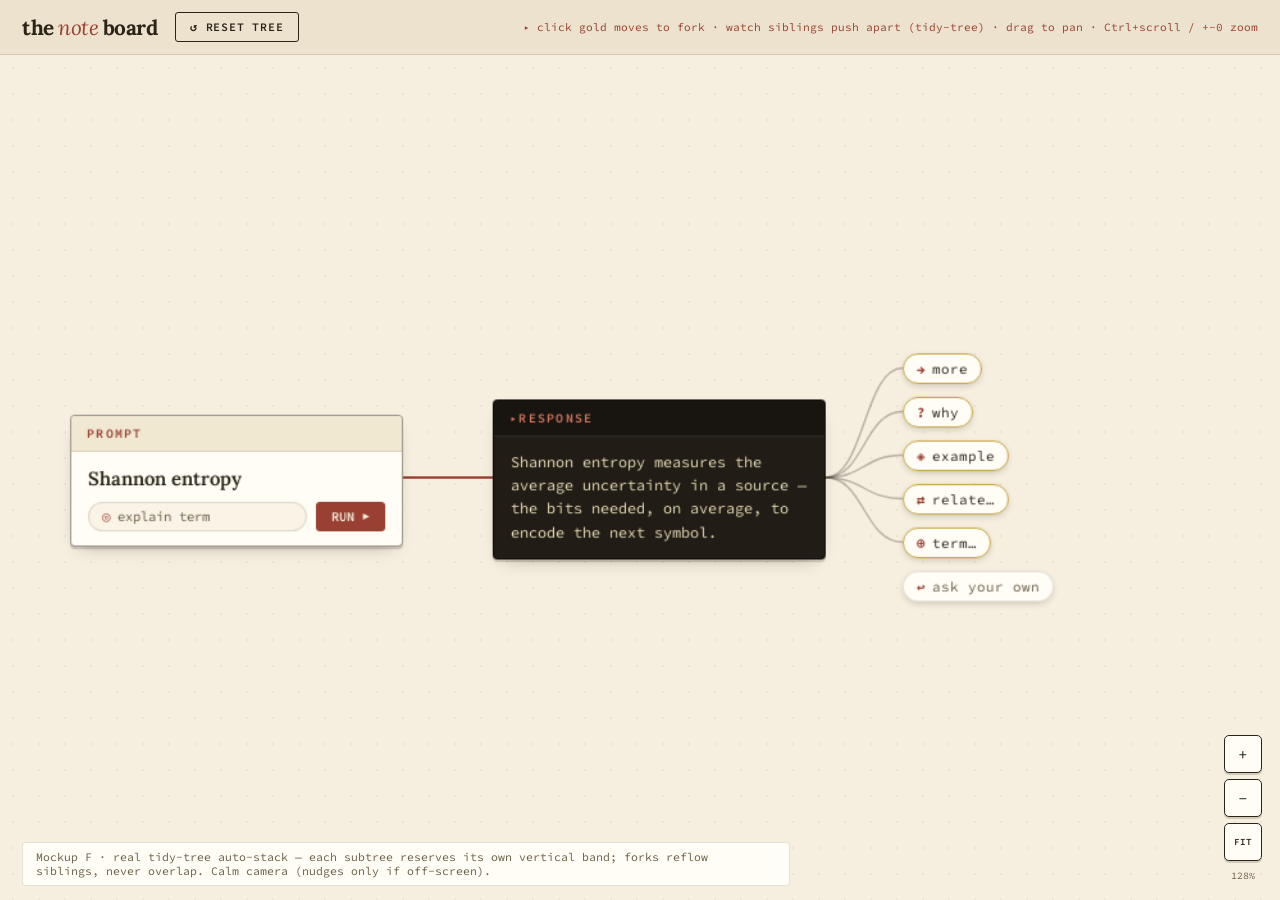
<file: mockups/F-tidy-tree-autostack.html>
<!DOCTYPE html>
<html lang="en">
<head>
<meta charset="UTF-8" />
<meta name="viewport" content="width=device-width, initial-scale=1.0" />
<title>Mockup F — Tidy-Tree Auto-Stack</title>
<style>
@import url('https://fonts.googleapis.com/css2?family=Lora:ital,wght@0,400;0,600;0,700;1,400&family=Source+Code+Pro:wght@400;500;600&display=swap');

/* ============================================================
   MOCKUP F — "TIDY-TREE AUTO-STACK" (the real layout engine)
   Real generated tree (no pre-baked positions). On every fork:
   - a tidy-tree layout runs: each node reserves vertical space for its
     WHOLE subtree, so deep/forking branches push siblings apart → no overlap
   - all nodes GLIDE to their new computed positions (reflow animation)
   - new child + its move-orbit GROW IN
   - CALM camera: no auto-follow. Only nudges into view if the new node
     would land off-screen; otherwise stays put. Manual zoom unchanged.
   ============================================================ */

*, *::before, *::after { box-sizing:border-box; margin:0; padding:0; }
:root {
  --paper:#f6efe0; --card:#fffdf6; --paper-dark:#ece2cd;
  --ink:#2b2417; --ink-soft:#6b5f47; --line:rgba(43,36,23,0.12);
  --accent:#9a4032; --shadow:rgba(43,36,23,0.18);
  --term-bg:#211c15; --term-ink:#e6dcb8; --term-accent:#d2785f;
  --node:#c9a84a;
}
body { font-family:'Lora',Georgia,serif; background:var(--paper); color:var(--ink);
  height:100vh; overflow:hidden; display:flex; flex-direction:column; }

#toolbar { display:flex; align-items:center; gap:10px; padding:12px 22px; background:var(--paper-dark);
  border-bottom:1px solid var(--line); flex-shrink:0; z-index:100; }
#board-title { font-size:1.3rem; font-weight:700; letter-spacing:-0.5px; margin-right:8px; }
#board-title em { font-style:italic; color:var(--accent); font-weight:400; }
#toolbar button { font-family:'Source Code Pro',monospace; font-size:.72rem; font-weight:600;
  text-transform:uppercase; letter-spacing:.07em; padding:7px 14px; border:1px solid var(--ink);
  background:transparent; color:var(--ink); cursor:pointer; border-radius:3px; }
#btn-reset { background:var(--accent); color:var(--paper); border-color:var(--accent); }
#hint { margin-left:auto; font-family:'Source Code Pro',monospace; font-size:.7rem; color:var(--accent); }

#viewport { flex:1; position:relative; overflow:hidden; cursor:grab;
  background: radial-gradient(circle, rgba(43,36,23,0.06) 1px, transparent 1px) 0 0 / 26px 26px, var(--paper); }
#viewport.panning { cursor:grabbing; }
#world { position:absolute; top:0; left:0; transform-origin:0 0; will-change:transform; }
#world.cam-animate { transition:transform .5s cubic-bezier(.22,.61,.36,1); }
#wires { position:absolute; left:0; top:0; width:8000px; height:6000px; pointer-events:none; overflow:visible; }

/* nodes glide between layouts */
.card, .move {
  position:absolute;
  transition: left .45s cubic-bezier(.22,.61,.36,1), top .45s cubic-bezier(.22,.61,.36,1),
              opacity .3s, transform .3s;
}
.card { width:260px; }
.card .inner { border:1px solid rgba(43,36,23,0.45); border-radius:4px;
  box-shadow:0 2px 0 var(--shadow), 0 6px 14px -8px rgba(43,36,23,0.4); background:var(--card); overflow:hidden; }
.card .hd { display:flex; align-items:center; padding:7px 12px; user-select:none;
  font-family:'Source Code Pro',monospace; font-size:.62rem; font-weight:600; letter-spacing:.13em;
  text-transform:uppercase; border-bottom:1px solid var(--line); color:var(--ink-soft); }
.card .hd .lbl { flex:1; }
.card .bd { padding:11px 13px; }

.card.prompt .hd { background:#f1e8d2; color:var(--accent); }
.card.prompt .q { font-family:'Lora',serif; font-size:.92rem; font-weight:600; margin-bottom:9px; }
.card.prompt .pc { display:flex; gap:7px; align-items:center; }
.pill { flex:1; font-family:'Source Code Pro',monospace; font-size:.66rem; color:var(--ink-soft);
  background:#faf4e6; border:1px solid var(--line); border-radius:18px; padding:4px 10px; }
.pill .s { color:var(--accent); }
.run { background:var(--accent); color:var(--paper); border:none; border-radius:3px; padding:5px 12px;
  font-family:'Source Code Pro',monospace; font-size:.64rem; font-weight:600; text-transform:uppercase; cursor:pointer; }

.card.response .inner { background:var(--term-bg); border-color:rgba(0,0,0,0.5); }
.card.response .hd { background:#181410; color:var(--term-accent); border-bottom-color:rgba(230,220,184,0.1); }
.card.response .hd::before { content:'▸ '; }
.card.response .bd { font-family:'Source Code Pro',monospace; font-size:.74rem; line-height:1.55;
  color:var(--term-ink); white-space:pre-wrap; }

.move { display:inline-flex; align-items:center; gap:5px; background:var(--card);
  border:1px solid var(--node); color:var(--ink); font-family:'Source Code Pro',monospace; font-size:.68rem;
  padding:4px 10px; border-radius:15px; box-shadow:0 2px 6px -2px rgba(43,36,23,0.3); cursor:pointer; white-space:nowrap; }
.move .ico { color:var(--accent); font-weight:700; }
.move:hover { background:var(--node); transform:scale(1.06); }
.move.spent { opacity:.3; transform:scale(.88); box-shadow:none; }
.move.spent:hover { opacity:.65; transform:scale(.92); }
.move.ask { border-color:var(--line); color:var(--ink-soft); }

.born { animation:born .4s cubic-bezier(.18,.7,.3,1.1) both; }
@keyframes born { from { opacity:0; transform:scale(.5); } to { opacity:1; transform:scale(1); } }

#zoom-ui { position:absolute; right:18px; bottom:18px; display:flex; flex-direction:column; gap:6px; z-index:50; }
#zoom-ui button { width:38px; height:38px; border:1px solid var(--ink); background:var(--card); color:var(--ink);
  font-family:'Source Code Pro',monospace; font-size:1rem; cursor:pointer; border-radius:5px;
  box-shadow:0 2px 0 var(--shadow); display:flex; align-items:center; justify-content:center; }
#zoom-ui button:hover { background:var(--ink); color:var(--paper); }
#zoom-ui .fit { font-size:.58rem; font-weight:600; }
#zoom-level { text-align:center; font-family:'Source Code Pro',monospace; font-size:.62rem; color:var(--ink-soft); margin-top:2px; }

#caption { position:fixed; bottom:14px; left:22px; font-family:'Source Code Pro',monospace; font-size:.72rem;
  color:var(--ink-soft); background:var(--card); border:1px solid var(--line); padding:7px 13px; border-radius:4px; z-index:200; max-width:60vw; }
</style>
</head>
<body>
  <div id="toolbar">
    <span id="board-title">the <em>note</em> board</span>
    <button id="btn-reset">↺ reset tree</button>
    <span id="hint">▸ click gold moves to fork · watch siblings push apart (tidy-tree) · drag to pan · Ctrl+scroll / +−0 zoom</span>
  </div>

  <div id="viewport">
    <div id="world">
      <svg id="wires"></svg>
      <!-- cards + moves injected by JS -->
    </div>
    <div id="zoom-ui">
      <button id="z-in" title="Zoom in (+)">+</button>
      <button id="z-out" title="Zoom out (−)">−</button>
      <button id="z-fit" class="fit" title="Fit all (0)">FIT</button>
      <div id="zoom-level">100%</div>
    </div>
  </div>
  <div id="caption">Mockup F · real tidy-tree auto-stack — each subtree reserves its own vertical band; forks reflow siblings, never overlap. Calm camera (nudges only if off-screen).</div>

<script>
// ──────────────────────────────────────────────────────────────
// DATA MODEL — a real tree. Each node: {id,type,kind,text,children,moveLabel}
// kind: 'prompt' | 'response' ; a response owns a set of move-orbit buttons.
// Forking a move creates: a spent move-node (waypoint) → a child response.
// ──────────────────────────────────────────────────────────────
let uid = 0;
const nid = () => 'n' + (++uid);

// Canned answers so the prototype feels real without an LLM.
const MOVE_DEFS = [
  { id:'more',    ico:'→', label:'more',         answer:(t)=>`More on ${t}: additional properties, edge cases, and where it shows up in practice.` },
  { id:'why',     ico:'?', label:'why',          answer:(t)=>`Why ${t} holds: the underlying mechanism is that structure/repetition is what makes things predictable.` },
  { id:'example', ico:'◈', label:'example',      answer:(t)=>`Concrete example of ${t}: a small, vivid case you can picture — e.g. a coin flip, a dice roll, a sentence.` },
  { id:'relate',  ico:'⇄', label:'relate…',      answer:(t)=>`How ${t} relates to a neighbour idea: what's shared, and the one axis where they diverge.` },
  { id:'term',    ico:'⊕', label:'term…',        answer:(t)=>`Definition of a sub-term inside ${t}, and how it plugs back into the bigger picture.` },
];

function makeResponse(text, topic){
  return { id:nid(), kind:'response', text, topic, children:[], moves:freshMoves() };
}
function freshMoves(){
  return MOVE_DEFS.map(m => ({ ...m, spent:false }))
                  .concat([{ id:'ask', ico:'↩', label:'ask your own', ask:true, spent:false }]);
}

// root: prompt → response
const root = { id:nid(), kind:'prompt', text:'Shannon entropy', topic:'Shannon entropy', children:[] };
const rootResp = makeResponse('Shannon entropy measures the average uncertainty in a source — the bits needed, on average, to encode the next symbol.', 'entropy');
root.children = [rootResp];

// ──────────────────────────────────────────────────────────────
// TIDY-TREE LAYOUT
// Horizontal: x by depth (column). Vertical: each node gets a band sized
// to its subtree leaf-count, and is centered on that band. Siblings stack
// within the parent's band → subtrees never overlap.
// We model each response's MOVE ORBIT as pseudo-leaves so the orbit also
// reserves space (an un-forked response still needs room for its buttons).
// ──────────────────────────────────────────────────────────────
const COL_W   = 330;   // horizontal distance between columns
const ROW_H   = 64;    // vertical unit per leaf slot
const ORBIT_GAP = 300; // x offset from a response to its move orbit
const MOVE_H  = 34;    // vertical spacing between orbit buttons

const layout = {}; // id -> {x,y, leaves}

// count leaves: a response with no live children counts its visible (un-spent or any) orbit
function liveChildren(node){ return node.children; }

function countLeaves(node){
  const kids = liveChildren(node);
  if(node.kind==='response'){
    // reserve at least the orbit height (#moves) OR the children, whichever is taller
    const orbitLeaves = node.moves.length; // each button ~ one slot
    if(kids.length===0) return Math.max(1, orbitLeaves);
    let sum=0; kids.forEach(k=>sum+=countLeaves(k));
    return Math.max(sum, 1);
  }
  // prompt: passes through to its single response child
  if(kids.length===0) return 1;
  let sum=0; kids.forEach(k=>sum+=countLeaves(k));
  return sum;
}

function assign(node, depth, top){
  const leaves = countLeaves(node);
  const x = depth * COL_W + 40;
  const y = top + (leaves*ROW_H)/2;   // center node on its band
  layout[node.id] = { x, y, leaves, depth };
  let cursor = top;
  liveChildren(node).forEach(k=>{
    const kl = countLeaves(k);
    assign(k, depth+1, cursor);
    cursor += kl*ROW_H;
  });
}

// ──────────────────────────────────────────────────────────────
// RENDER — diff-free simple approach: ensure DOM nodes exist, then position.
// ──────────────────────────────────────────────────────────────
const world = document.getElementById('world');
const svg = document.getElementById('wires');
const els = {};   // id -> card element ; 'move:'+respId+':'+moveId -> move element
const wires = []; // {fromXY:()=>, toXY:()=>}

function ensureCard(node){
  if(els[node.id]) return els[node.id];
  const el = document.createElement('div');
  el.className = 'card ' + node.kind + ' born';
  el.dataset.id = node.id;
  if(node.kind==='prompt'){
    el.innerHTML = `<div class="inner"><div class="hd"><span class="lbl">prompt</span></div>
      <div class="bd"><div class="q">${node.text}</div>
      <div class="pc"><span class="pill"><span class="s">◎</span> explain term</span><button class="run">Run ▶</button></div></div></div>`;
  } else {
    el.innerHTML = `<div class="inner"><div class="hd"><span class="lbl">response</span></div>
      <div class="bd">${node.text}</div></div>`;
  }
  world.appendChild(el);
  els[node.id]=el;
  return el;
}

function ensureMove(respNode, move){
  const key = 'move:'+respNode.id+':'+move.id;
  if(els[key]) return els[key];
  const el = document.createElement('div');
  el.className = 'move born' + (move.ask?' ask':'');
  el.innerHTML = `<span class="ico">${move.ico}</span> ${move.label}`;
  if(!move.ask){
    el.addEventListener('click', (e)=>{ e.stopPropagation(); fork(respNode, move); });
  }
  world.appendChild(el);
  els[key]=el;
  return el;
}

function relayout(animate){
  assign(root, 0, 40);

  // position cards
  function place(node){
    const el = ensureCard(node);
    const p = layout[node.id];
    el.style.left = p.x+'px';
    el.style.top  = p.y - el.offsetHeight/2 + 'px';
    // responses: position their move orbit to the right, vertically centered
    if(node.kind==='response'){
      const liveMoves = node.moves;
      const cx = p.x + COL_W*0; // anchor; orbit placed at fixed ORBIT_GAP from card right
      const orbitX = p.x + 260 /*card w*/ + (ORBIT_GAP-260>40?0:0) + 60;
      const totalH = (liveMoves.length-1)*MOVE_H;
      liveMoves.forEach((m,i)=>{
        const me = ensureMove(node, m);
        me.classList.toggle('spent', !!m.spent);
        me.style.left = orbitX + 'px';
        me.style.top  = (p.y - totalH/2 + i*MOVE_H - 12) + 'px';
      });
    }
    node.children.forEach(place);
  }
  place(root);
  drawWires();
}

// wires: prompt→resp (strong), resp→each move (thin), spent move→child resp (strong)
function cardAnchor(node, side){
  const el = els[node.id]; const p = layout[node.id];
  const w = el.offsetWidth, h = el.offsetHeight;
  return { x: side==='r'? p.x+w : p.x, y: p.y };
}
function moveAnchor(respId, move, side){
  const el = els['move:'+respId+':'+move.id];
  const x = parseFloat(el.style.left), y = parseFloat(el.style.top);
  return { x: side==='r'? x+el.offsetWidth : x, y: y + el.offsetHeight/2 };
}
function drawWires(){
  svg.innerHTML='';
  const path=(a,z,strong)=>{
    const dx=Math.max(30,(z.x-a.x)/2);
    const p=document.createElementNS('http://www.w3.org/2000/svg','path');
    p.setAttribute('d',`M ${a.x} ${a.y} C ${a.x+dx} ${a.y}, ${z.x-dx} ${z.y}, ${z.x} ${z.y}`);
    p.setAttribute('fill','none');
    p.setAttribute('stroke', strong?'#9a4032':'rgba(43,36,23,0.3)');
    p.setAttribute('stroke-width', strong?2:1.4);
    svg.appendChild(p);
  };
  function walk(node){
    if(node.kind==='prompt' && node.children[0]){
      path(cardAnchor(node,'r'), cardAnchor(node.children[0],'l'), true);
    }
    if(node.kind==='response'){
      node.moves.forEach(m=>{
        if(!m.ask) path(cardAnchor(node,'r'), moveAnchor(node.id,m,'l'), false);
      });
      // spent moves wired to the child they spawned
      node.children.forEach(child=>{
        if(child._fromMove){
          path(moveAnchor(node.id, child._fromMove,'r'), cardAnchor(child,'l'), true);
        }
      });
    }
    node.children.forEach(walk);
  }
  walk(root);
}

// ──────────────────────────────────────────────────────────────
// FORK — click a move: mark spent, create child response, relayout+reflow.
// ──────────────────────────────────────────────────────────────
function fork(respNode, move){
  if(move.spent) return;        // already forked this move (kept tucked; could allow re-fork)
  move.spent = true;
  const childResp = makeResponse(move.answer(respNode.topic||'this'), respNode.topic);
  childResp._fromMove = move;   // remember which move spawned it (for the wire)
  // a prompt-less branch: the move IS the connector, child is a response
  respNode.children.push(childResp);
  relayout(true);
  maybeNudge(childResp);
}

document.getElementById('btn-reset').onclick = ()=>{
  // wipe and rebuild
  Object.values(els).forEach(e=>e.remove());
  for(const k in els) delete els[k];
  uid=0;
  location.reload();
};

// ──────────────────────────────────────────────────────────────
// CAMERA — calm. translate+scale on #world. NO auto-follow.
// maybeNudge: only pan if the new node would be off-screen.
// ──────────────────────────────────────────────────────────────
const vp=document.getElementById('viewport'), zlabel=document.getElementById('zoom-level');
const cam={x:0,y:0,k:1}; const MIN=0.25,MAX=2.5;
function apply(anim){ world.classList.toggle('cam-animate',!!anim);
  world.style.transform=`translate(${cam.x}px,${cam.y}px) scale(${cam.k})`; zlabel.textContent=Math.round(cam.k*100)+'%'; }
function zoomAt(px,py,k,anim){ k=Math.min(MAX,Math.max(MIN,k));
  const wx=(px-cam.x)/cam.k, wy=(py-cam.y)/cam.k; cam.k=k; cam.x=px-wx*cam.k; cam.y=py-wy*cam.k; apply(anim); }
function center(){ const r=vp.getBoundingClientRect(); return {x:r.width/2,y:r.height/2}; }

function maybeNudge(node){
  // wait for layout transition target positions (use computed layout, not live DOM)
  const p = layout[node.id]; if(!p) return;
  const el = els[node.id];
  const w = el.offsetWidth||260, h=el.offsetHeight||90;
  const r = vp.getBoundingClientRect();
  // node bbox in screen space
  const sx = p.x*cam.k + cam.x, sy = (p.y - h/2)*cam.k + cam.y;
  const margin=40;
  let dx=0, dy=0;
  if(sx + (w+ORBIT_GAP)*cam.k > r.width-margin) dx = (r.width-margin) - (sx+(w+ORBIT_GAP)*cam.k);
  if(sx < margin) dx = margin - sx;
  if(sy + h*cam.k > r.height-margin) dy = (r.height-margin) - (sy+h*cam.k);
  if(sy < margin) dy = margin - sy;
  if(dx||dy){ cam.x += dx; cam.y += dy; apply(true); }   // gentle nudge, only if needed
}

document.getElementById('z-in').onclick =()=>{ const c=center(); zoomAt(c.x,c.y,cam.k*1.25,true); };
document.getElementById('z-out').onclick=()=>{ const c=center(); zoomAt(c.x,c.y,cam.k/1.25,true); };
document.getElementById('z-fit').onclick=fitAll;
function fitAll(){
  const ids=Object.keys(layout);
  let minX=1e9,minY=1e9,maxX=-1e9,maxY=-1e9;
  ids.forEach(id=>{ const el=els[id]; if(!el)return; const p=layout[id]; const w=el.offsetWidth,h=el.offsetHeight;
    minX=Math.min(minX,p.x); maxX=Math.max(maxX,p.x+w+ORBIT_GAP); minY=Math.min(minY,p.y-h/2); maxY=Math.max(maxY,p.y+h/2); });
  const r=vp.getBoundingClientRect(), pad=70;
  const k=Math.min(MAX,Math.max(MIN,Math.min((r.width-pad*2)/(maxX-minX),(r.height-pad*2)/(maxY-minY))));
  cam.k=k; cam.x=(r.width-(maxX+minX)*k)/2; cam.y=(r.height-(maxY+minY)*k)/2; apply(true);
}
vp.addEventListener('wheel',(e)=>{ if(!(e.ctrlKey||e.metaKey))return; e.preventDefault();
  const r=vp.getBoundingClientRect(); zoomAt(e.clientX-r.left,e.clientY-r.top, cam.k*(e.deltaY<0?1.12:1/1.12), false); },{passive:false});
window.addEventListener('keydown',(e)=>{ if(/INPUT|TEXTAREA/.test(e.target.tagName))return;
  if(e.key==='+'||e.key==='='){ const c=center(); zoomAt(c.x,c.y,cam.k*1.25,true); }
  else if(e.key==='-'||e.key==='_'){ const c=center(); zoomAt(c.x,c.y,cam.k/1.25,true); }
  else if(e.key==='0'){ fitAll(); } });
let pan=false,sx=0,sy=0,ox=0,oy=0;
vp.addEventListener('mousedown',(e)=>{ if(e.target.closest('.move,.run,#zoom-ui'))return;
  pan=true; vp.classList.add('panning'); sx=e.clientX; sy=e.clientY; ox=cam.x; oy=cam.y; });
window.addEventListener('mousemove',(e)=>{ if(!pan)return; cam.x=ox+(e.clientX-sx); cam.y=oy+(e.clientY-sy); apply(false); });
window.addEventListener('mouseup',()=>{ pan=false; vp.classList.remove('panning'); });

// init
relayout(false);
setTimeout(()=>{ relayout(false); fitAll(); }, 120); // re-measure after fonts
</script>
</body>
</html>
</file>
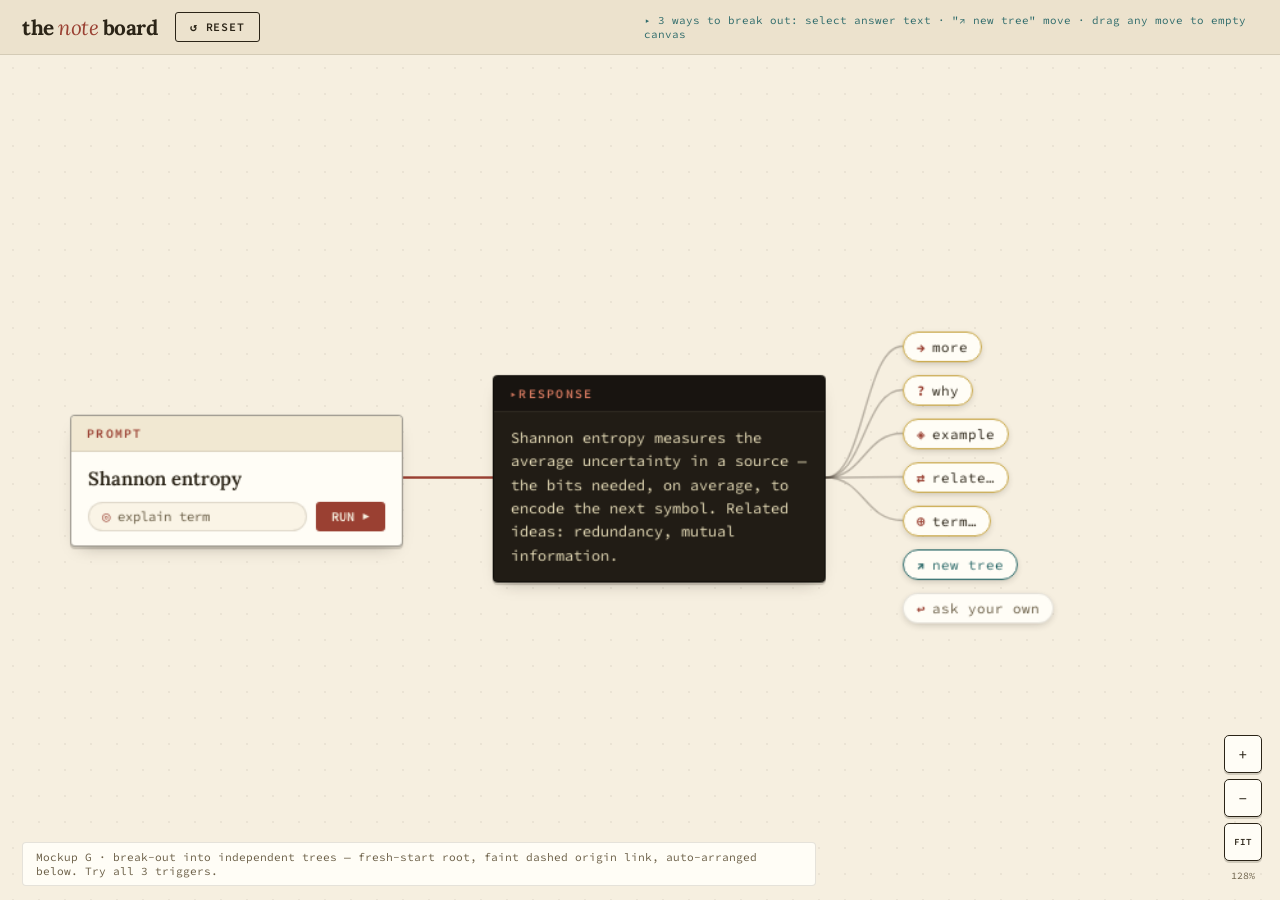
<file: mockups/G-breakout-multitree.html>
<!DOCTYPE html>
<html lang="en">
<head>
<meta charset="UTF-8" />
<meta name="viewport" content="width=device-width, initial-scale=1.0" />
<title>Mockup G — Break-out into a new tree</title>
<style>
@import url('https://fonts.googleapis.com/css2?family=Lora:ital,wght@0,400;0,600;0,700;1,400&family=Source+Code+Pro:wght@400;500;600&display=swap');

/* ============================================================
   MOCKUP G — "BREAK-OUT INTO A NEW TREE" (on top of F's tidy-tree)
   Multiple ROOTS on one canvas, each laid out as its own vertical band
   (no overlap). Break a term out of an answer → spawns a fresh independent
   tree below, with a faint DASHED origin link back to the source answer.
   Three break-out triggers, all demoed so you can pick:
     (1) SELECT text in an answer → floating "↗ break out" appears
     (2) orbit move "↗ new tree" (typed term)
     (3) DRAG a move onto empty canvas → detaches into a new tree
   Fresh start (new root = just the term, no carried history).
   ============================================================ */

*, *::before, *::after { box-sizing:border-box; margin:0; padding:0; }
:root {
  --paper:#f6efe0; --card:#fffdf6; --paper-dark:#ece2cd;
  --ink:#2b2417; --ink-soft:#6b5f47; --line:rgba(43,36,23,0.12);
  --accent:#9a4032; --shadow:rgba(43,36,23,0.18);
  --term-bg:#211c15; --term-ink:#e6dcb8; --term-accent:#d2785f;
  --node:#c9a84a; --breakout:#2e6b6b;
}
body { font-family:'Lora',Georgia,serif; background:var(--paper); color:var(--ink);
  height:100vh; overflow:hidden; display:flex; flex-direction:column; }

#toolbar { display:flex; align-items:center; gap:10px; padding:12px 22px; background:var(--paper-dark);
  border-bottom:1px solid var(--line); flex-shrink:0; z-index:100; }
#board-title { font-size:1.3rem; font-weight:700; letter-spacing:-0.5px; margin-right:8px; }
#board-title em { font-style:italic; color:var(--accent); font-weight:400; }
#toolbar button { font-family:'Source Code Pro',monospace; font-size:.72rem; font-weight:600;
  text-transform:uppercase; letter-spacing:.07em; padding:7px 14px; border:1px solid var(--ink);
  background:transparent; color:var(--ink); cursor:pointer; border-radius:3px; }
#btn-reset { background:var(--accent); color:var(--paper); border-color:var(--accent); }
#hint { margin-left:auto; font-family:'Source Code Pro',monospace; font-size:.68rem; color:var(--breakout); max-width:48vw; }

#viewport { flex:1; position:relative; overflow:hidden; cursor:grab;
  background: radial-gradient(circle, rgba(43,36,23,0.06) 1px, transparent 1px) 0 0 / 26px 26px, var(--paper); }
#viewport.panning { cursor:grabbing; }
#world { position:absolute; top:0; left:0; transform-origin:0 0; will-change:transform; }
#world.cam-animate { transition:transform .5s cubic-bezier(.22,.61,.36,1); }
#wires { position:absolute; left:0; top:0; width:9000px; height:7000px; pointer-events:none; overflow:visible; }

.card, .move {
  position:absolute;
  transition: left .45s cubic-bezier(.22,.61,.36,1), top .45s cubic-bezier(.22,.61,.36,1), opacity .3s, transform .3s;
}
.card { width:260px; }
.card .inner { border:1px solid rgba(43,36,23,0.45); border-radius:4px;
  box-shadow:0 2px 0 var(--shadow), 0 6px 14px -8px rgba(43,36,23,0.4); background:var(--card); overflow:hidden; }
.card .hd { display:flex; align-items:center; padding:7px 12px; user-select:none;
  font-family:'Source Code Pro',monospace; font-size:.62rem; font-weight:600; letter-spacing:.13em;
  text-transform:uppercase; border-bottom:1px solid var(--line); color:var(--ink-soft); }
.card .hd .lbl { flex:1; }
.card .bd { padding:11px 13px; }

.card.prompt .hd { background:#f1e8d2; color:var(--accent); }
.card.prompt.origin-root .hd { background:#dceaea; color:var(--breakout); }   /* a broken-out root */
.card.prompt .q { font-family:'Lora',serif; font-size:.92rem; font-weight:600; margin-bottom:9px; }
.card.prompt .pc { display:flex; gap:7px; align-items:center; }
.pill { flex:1; font-family:'Source Code Pro',monospace; font-size:.66rem; color:var(--ink-soft);
  background:#faf4e6; border:1px solid var(--line); border-radius:18px; padding:4px 10px; }
.pill .s { color:var(--accent); }
.run { background:var(--accent); color:var(--paper); border:none; border-radius:3px; padding:5px 12px;
  font-family:'Source Code Pro',monospace; font-size:.64rem; font-weight:600; text-transform:uppercase; cursor:pointer; }

.card.response .inner { background:var(--term-bg); border-color:rgba(0,0,0,0.5); }
.card.response .hd { background:#181410; color:var(--term-accent); border-bottom-color:rgba(230,220,184,0.1); }
.card.response .hd::before { content:'▸ '; }
.card.response .bd { font-family:'Source Code Pro',monospace; font-size:.74rem; line-height:1.55;
  color:var(--term-ink); white-space:pre-wrap; cursor:text; }
.card.response .bd ::selection { background:var(--breakout); color:#fff; }
.card.response .bd::selection { background:var(--breakout); color:#fff; }

.move { display:inline-flex; align-items:center; gap:5px; background:var(--card);
  border:1px solid var(--node); color:var(--ink); font-family:'Source Code Pro',monospace; font-size:.68rem;
  padding:4px 10px; border-radius:15px; box-shadow:0 2px 6px -2px rgba(43,36,23,0.3); cursor:pointer; white-space:nowrap; }
.move .ico { color:var(--accent); font-weight:700; }
.move:hover { background:var(--node); transform:scale(1.06); }
.move.spent { opacity:.3; transform:scale(.88); box-shadow:none; }
.move.spent:hover { opacity:.65; transform:scale(.92); }
.move.ask { border-color:var(--line); color:var(--ink-soft); }
.move.newtree { border-color:var(--breakout); color:var(--breakout); }
.move.newtree .ico { color:var(--breakout); }
.move.newtree:hover { background:var(--breakout); color:#fff; }
.move.newtree:hover .ico { color:#fff; }
.move.dragging { opacity:.85; transform:scale(1.08); box-shadow:0 8px 20px -6px rgba(46,107,107,.6); cursor:grabbing; z-index:999; transition:none; }

.born { animation:born .4s cubic-bezier(.18,.7,.3,1.1) both; }
@keyframes born { from { opacity:0; transform:scale(.5); } to { opacity:1; transform:scale(1); } }

/* floating "break out" bubble shown on text selection */
#breakout-pop { position:absolute; z-index:600; display:none; align-items:center; gap:6px;
  background:var(--breakout); color:#fff; font-family:'Source Code Pro',monospace; font-size:.68rem; font-weight:600;
  padding:6px 11px; border-radius:14px; box-shadow:0 4px 12px -4px rgba(0,0,0,.5); cursor:pointer; white-space:nowrap; }
#breakout-pop:hover { filter:brightness(1.1); }

/* drop hint when dragging a move over empty canvas */
#drop-ghost { position:absolute; z-index:550; display:none; width:200px; height:60px; border:2px dashed var(--breakout);
  border-radius:6px; background:rgba(46,107,107,.08); pointer-events:none;
  font-family:'Source Code Pro',monospace; font-size:.66rem; color:var(--breakout); align-items:center; justify-content:center; }

#zoom-ui { position:absolute; right:18px; bottom:18px; display:flex; flex-direction:column; gap:6px; z-index:50; }
#zoom-ui button { width:38px; height:38px; border:1px solid var(--ink); background:var(--card); color:var(--ink);
  font-family:'Source Code Pro',monospace; font-size:1rem; cursor:pointer; border-radius:5px;
  box-shadow:0 2px 0 var(--shadow); display:flex; align-items:center; justify-content:center; }
#zoom-ui button:hover { background:var(--ink); color:var(--paper); }
#zoom-ui .fit { font-size:.58rem; font-weight:600; }
#zoom-level { text-align:center; font-family:'Source Code Pro',monospace; font-size:.62rem; color:var(--ink-soft); margin-top:2px; }

#caption { position:fixed; bottom:14px; left:22px; font-family:'Source Code Pro',monospace; font-size:.7rem;
  color:var(--ink-soft); background:var(--card); border:1px solid var(--line); padding:7px 13px; border-radius:4px; z-index:200; max-width:62vw; }
</style>
</head>
<body>
  <div id="toolbar">
    <span id="board-title">the <em>note</em> board</span>
    <button id="btn-reset">↺ reset</button>
    <span id="hint">▸ 3 ways to break out: select answer text · "↗ new tree" move · drag any move to empty canvas</span>
  </div>

  <div id="viewport">
    <div id="world">
      <svg id="wires"></svg>
      <div id="drop-ghost">drop to start a new tree</div>
    </div>
    <div id="breakout-pop">↗ break "<span id="bp-term"></span>" into a new tree</div>
    <div id="zoom-ui">
      <button id="z-in" title="Zoom in (+)">+</button>
      <button id="z-out" title="Zoom out (−)">−</button>
      <button id="z-fit" class="fit" title="Fit all (0)">FIT</button>
      <div id="zoom-level">100%</div>
    </div>
  </div>
  <div id="caption">Mockup G · break-out into independent trees — fresh-start root, faint dashed origin link, auto-arranged below. Try all 3 triggers.</div>

<script>
let uid=0; const nid=()=>'n'+(++uid);

const MOVE_DEFS=[
  { id:'more',    ico:'→', label:'more',     answer:(t)=>`More on ${t}: extra properties and where it appears in practice.` },
  { id:'why',     ico:'?', label:'why',      answer:(t)=>`Why ${t}: the mechanism is that structure/repetition drives predictability.` },
  { id:'example', ico:'◈', label:'example',  answer:(t)=>`Example of ${t}: a vivid small case — a coin flip, a die, a short sentence.` },
  { id:'relate',  ico:'⇄', label:'relate…',  answer:(t)=>`How ${t} relates to a neighbour idea: what's shared and the one axis of difference.` },
  { id:'term',    ico:'⊕', label:'term…',    answer:(t)=>`A sub-term inside ${t}, defined, and how it plugs back into the whole.` },
];
function freshMoves(){
  const m = MOVE_DEFS.map(d=>({...d,spent:false}));
  m.push({ id:'newtree', ico:'↗', label:'new tree', newtree:true, spent:false });
  m.push({ id:'ask', ico:'↩', label:'ask your own', ask:true, spent:false });
  return m;
}
function makeResponse(text,topic){ return {id:nid(),kind:'response',text,topic,children:[],moves:freshMoves()}; }
function makeRoot(term, broken){
  const p={id:nid(),kind:'prompt',text:term,topic:term,children:[],broken:!!broken};
  const r=makeResponse(`Fresh answer about “${term}”: a clean, standalone explanation starting from scratch.`, term);
  p.children=[r];
  return p;
}

// ── forest: list of root prompts ──
const roots=[];
const r0=makeRoot('Shannon entropy'); roots.push(r0);
// give the root response a real body
r0.children[0].text='Shannon entropy measures the average uncertainty in a source — the bits needed, on average, to encode the next symbol. Related ideas: redundancy, mutual information.';

// origin links: {fromRespId, toRootId}
const origins=[];

// ── tidy-tree per root, then stack roots vertically (multi-tree) ──
const COL_W=330, ROW_H=64, ORBIT_GAP=300, MOVE_H=34, CARD_W=260, TREE_GAP=70;
const layout={};
function countLeaves(node){
  if(node.kind==='response'){
    const orbit=node.moves.length;
    if(node.children.length===0) return Math.max(1,orbit);
    let s=0; node.children.forEach(k=>s+=countLeaves(k)); return Math.max(s,1);
  }
  if(node.children.length===0) return 1;
  let s=0; node.children.forEach(k=>s+=countLeaves(k)); return s;
}
function assign(node,depth,top){
  const leaves=countLeaves(node);
  layout[node.id]={x:depth*COL_W+40, y:top+(leaves*ROW_H)/2, leaves, depth};
  let c=top; node.children.forEach(k=>{ const kl=countLeaves(k); assign(k,depth+1,c); c+=kl*ROW_H; });
}
function layoutForest(){
  let top=40;
  roots.forEach(root=>{ assign(root,0,top); top += countLeaves(root)*ROW_H + TREE_GAP; });
}

const world=document.getElementById('world'), svg=document.getElementById('wires');
const els={};
function ensureCard(node){
  if(els[node.id]) return els[node.id];
  const el=document.createElement('div');
  el.className='card '+node.kind+' born'+(node.broken?' origin-root':'');
  el.dataset.id=node.id;
  if(node.kind==='prompt'){
    el.innerHTML=`<div class="inner"><div class="hd"><span class="lbl">${node.broken?'new tree':'prompt'}</span></div>
      <div class="bd"><div class="q">${node.text}</div>
      <div class="pc"><span class="pill"><span class="s">◎</span> explain term</span><button class="run">Run ▶</button></div></div></div>`;
  } else {
    el.innerHTML=`<div class="inner"><div class="hd"><span class="lbl">response</span></div>
      <div class="bd">${node.text}</div></div>`;
    // text-selection break-out hookup
    el.querySelector('.bd').addEventListener('mouseup',(e)=>{ e.stopPropagation(); onSelect(node, el); });
  }
  world.appendChild(el); els[node.id]=el; return el;
}
function ensureMove(resp,move){
  const key='move:'+resp.id+':'+move.id;
  if(els[key]) return els[key];
  const el=document.createElement('div');
  el.className='move born'+(move.ask?' ask':'')+(move.newtree?' newtree':'');
  el.innerHTML=`<span class="ico">${move.ico}</span> ${move.label}`;
  if(move.newtree){
    el.addEventListener('click',(e)=>{ e.stopPropagation(); breakOut(resp, prompt('Break out which term into a new tree?','mutual information')||'new term'); });
  } else if(!move.ask){
    el.addEventListener('click',(e)=>{ e.stopPropagation(); if(!el._dragged) fork(resp,move); });
  }
  // DRAG-to-detach for ALL non-ask moves
  if(!move.ask) attachDrag(el, resp, move);
  world.appendChild(el); els[key]=el; return el;
}

function relayout(){
  layoutForest();
  function place(node){
    const el=ensureCard(node); const p=layout[node.id];
    el.style.left=p.x+'px'; el.style.top=(p.y-el.offsetHeight/2)+'px';
    if(node.kind==='response'){
      const orbitX=p.x+CARD_W+60, totalH=(node.moves.length-1)*MOVE_H;
      node.moves.forEach((m,i)=>{ const me=ensureMove(node,m);
        me.classList.toggle('spent',!!m.spent);
        if(!me._dragging){ me.style.left=orbitX+'px'; me.style.top=(p.y-totalH/2+i*MOVE_H-12)+'px'; }
      });
    }
    node.children.forEach(place);
  }
  roots.forEach(place);
  drawWires();
}
function cardAnchor(node,side){ const el=els[node.id],p=layout[node.id],w=el.offsetWidth;
  return {x:side==='r'?p.x+w:p.x, y:p.y}; }
function moveAnchor(rid,m,side){ const el=els['move:'+rid+':'+m.id]; const x=parseFloat(el.style.left),y=parseFloat(el.style.top);
  return {x:side==='r'?x+el.offsetWidth:x, y:y+el.offsetHeight/2}; }
function drawWires(){
  svg.innerHTML='';
  const path=(a,z,kind)=>{ const dx=Math.max(30,(z.x-a.x)/2);
    const p=document.createElementNS('http://www.w3.org/2000/svg','path');
    p.setAttribute('d',`M ${a.x} ${a.y} C ${a.x+dx} ${a.y}, ${z.x-dx} ${z.y}, ${z.x} ${z.y}`);
    p.setAttribute('fill','none');
    if(kind==='origin'){ p.setAttribute('stroke','#2e6b6b'); p.setAttribute('stroke-width',1.6); p.setAttribute('stroke-dasharray','5 5'); p.setAttribute('opacity','.7'); }
    else { p.setAttribute('stroke', kind==='strong'?'#9a4032':'rgba(43,36,23,0.3)'); p.setAttribute('stroke-width', kind==='strong'?2:1.4); }
    svg.appendChild(p); };
  function walk(node){
    if(node.kind==='prompt'&&node.children[0]) path(cardAnchor(node,'r'),cardAnchor(node.children[0],'l'),'strong');
    if(node.kind==='response'){
      node.moves.forEach(m=>{ if(!m.ask&&!m.newtree&&els['move:'+node.id+':'+m.id]) path(cardAnchor(node,'r'),moveAnchor(node.id,m,'l'),'thin'); });
      node.children.forEach(c=>{ if(c._fromMove) path(moveAnchor(node.id,c._fromMove,'r'),cardAnchor(c,'l'),'strong'); });
    }
    node.children.forEach(walk);
  }
  roots.forEach(walk);
  // faint dashed origin links
  origins.forEach(o=>{ const f=els[o.fromRespId]; if(!f) return;
    path(cardAnchor({id:o.fromRespId},'r'), cardAnchor({id:o.toRootId},'l'), 'origin'); });
}

function fork(resp,move){
  if(move.spent) return; move.spent=true;
  const child=makeResponse(move.answer(resp.topic||'this'),resp.topic); child._fromMove=move;
  resp.children.push(child); relayout(); maybeNudge(child);
}

// ── BREAK OUT: new independent root below, fresh start, dashed origin link ──
function breakOut(sourceResp, term){
  term=(term||'').trim(); if(!term) return;
  const newRoot=makeRoot(term, true);
  roots.push(newRoot);
  origins.push({ fromRespId:sourceResp.id, toRootId:newRoot.id });
  relayout();
  maybeNudge(newRoot.children[0]);
}

// ── trigger 1: text selection ──
const pop=document.getElementById('breakout-pop'), bpTerm=document.getElementById('bp-term');
let pendingSel=null;
function onSelect(node, cardEl){
  const sel=window.getSelection(); const text=(sel&&sel.toString()||'').trim();
  if(!text || text.length>60){ pop.style.display='none'; return; }
  pendingSel={node, text};
  const range=sel.getRangeAt(0).getBoundingClientRect();
  const vpr=document.getElementById('viewport').getBoundingClientRect();
  bpTerm.textContent = text.length>22? text.slice(0,22)+'…' : text;
  pop.style.display='inline-flex';
  pop.style.left=(range.left-vpr.left)+'px';
  pop.style.top =(range.top-vpr.top-38)+'px';
}
pop.addEventListener('click',()=>{ if(pendingSel){ breakOut(pendingSel.node, pendingSel.text); } pop.style.display='none'; window.getSelection().removeAllRanges(); });
document.addEventListener('mousedown',(e)=>{ if(!e.target.closest('#breakout-pop')) pop.style.display='none'; });

// ── trigger 3: drag a move onto empty canvas ──
const ghost=document.getElementById('drop-ghost');
function attachDrag(el, resp, move){
  let sx,sy,moved,startL,startT;
  el.addEventListener('mousedown',(e)=>{
    if(e.button!==0) return;
    sx=e.clientX; sy=e.clientY; moved=false; el._dragged=false;
    startL=parseFloat(el.style.left)||0; startT=parseFloat(el.style.top)||0;
    const onMove=(ev)=>{
      const dx=ev.clientX-sx, dy=ev.clientY-sy;
      if(!moved && Math.hypot(dx,dy)<6) return;
      moved=true; el._dragging=true; el.classList.add('dragging');
      el.style.left=(startL+dx/cam.k)+'px'; el.style.top=(startT+dy/cam.k)+'px';
      // show ghost where it'd land (a new tree)
      ghost.style.display='flex';
      ghost.style.left=(startL+dx/cam.k+30)+'px'; ghost.style.top=(startT+dy/cam.k)+'px';
    };
    const onUp=(ev)=>{
      document.removeEventListener('mousemove',onMove); document.removeEventListener('mouseup',onUp);
      ghost.style.display='none'; el.classList.remove('dragging');
      if(moved){
        el._dragged=true; el._dragging=false;
        // dropped away → break the move's intended term out into a new tree
        const term = move.needsTerm ? 'detached term' : move.label.replace('…','');
        breakOut(resp, move.id==='term'||move.id==='relate' ? 'detached: '+move.label : move.label+' of '+(resp.topic||'this'));
        relayout(); // snap the dragged chip back into orbit
      } else {
        // treat as click
        if(!move.newtree && !move.ask) fork(resp,move);
        else if(move.newtree) breakOut(resp, prompt('Break out which term?','mutual information')||'new term');
      }
      setTimeout(()=>{ el._dragged=false; }, 50);
    };
    document.addEventListener('mousemove',onMove); document.addEventListener('mouseup',onUp);
  });
}

document.getElementById('btn-reset').onclick=()=>location.reload();

// ── camera (calm; nudge-only) ──
const vp=document.getElementById('viewport'), zlabel=document.getElementById('zoom-level');
const cam={x:0,y:0,k:1}; const MIN=0.2,MAX=2.5;
function apply(a){ world.classList.toggle('cam-animate',!!a); world.style.transform=`translate(${cam.x}px,${cam.y}px) scale(${cam.k})`; zlabel.textContent=Math.round(cam.k*100)+'%'; }
function zoomAt(px,py,k,a){ k=Math.min(MAX,Math.max(MIN,k)); const wx=(px-cam.x)/cam.k,wy=(py-cam.y)/cam.k; cam.k=k; cam.x=px-wx*cam.k; cam.y=py-wy*cam.k; apply(a); }
function center(){ const r=vp.getBoundingClientRect(); return {x:r.width/2,y:r.height/2}; }
function maybeNudge(node){ const p=layout[node.id]; if(!p)return; const el=els[node.id]; const w=el.offsetWidth||260,h=el.offsetHeight||90;
  const r=vp.getBoundingClientRect(); const sx=p.x*cam.k+cam.x, sy=(p.y-h/2)*cam.k+cam.y; const m=40; let dx=0,dy=0;
  if(sx+(w+ORBIT_GAP)*cam.k>r.width-m) dx=(r.width-m)-(sx+(w+ORBIT_GAP)*cam.k);
  if(sx<m) dx=m-sx; if(sy+h*cam.k>r.height-m) dy=(r.height-m)-(sy+h*cam.k); if(sy<m) dy=m-sy;
  if(dx||dy){ cam.x+=dx; cam.y+=dy; apply(true); } }
document.getElementById('z-in').onclick=()=>{const c=center();zoomAt(c.x,c.y,cam.k*1.25,true);};
document.getElementById('z-out').onclick=()=>{const c=center();zoomAt(c.x,c.y,cam.k/1.25,true);};
document.getElementById('z-fit').onclick=fitAll;
function fitAll(){ const ids=Object.keys(layout); let mnX=1e9,mnY=1e9,mxX=-1e9,mxY=-1e9;
  ids.forEach(id=>{const el=els[id];if(!el)return;const p=layout[id];const w=el.offsetWidth,h=el.offsetHeight;
    mnX=Math.min(mnX,p.x);mxX=Math.max(mxX,p.x+w+ORBIT_GAP);mnY=Math.min(mnY,p.y-h/2);mxY=Math.max(mxY,p.y+h/2);});
  const r=vp.getBoundingClientRect(),pad=70; const k=Math.min(MAX,Math.max(MIN,Math.min((r.width-pad*2)/(mxX-mnX),(r.height-pad*2)/(mxY-mnY))));
  cam.k=k; cam.x=(r.width-(mxX+mnX)*k)/2; cam.y=(r.height-(mxY+mnY)*k)/2; apply(true); }
vp.addEventListener('wheel',(e)=>{ if(!(e.ctrlKey||e.metaKey))return; e.preventDefault(); const r=vp.getBoundingClientRect();
  zoomAt(e.clientX-r.left,e.clientY-r.top,cam.k*(e.deltaY<0?1.12:1/1.12),false); },{passive:false});
window.addEventListener('keydown',(e)=>{ if(/INPUT|TEXTAREA/.test(e.target.tagName))return;
  if(e.key==='+'||e.key==='='){const c=center();zoomAt(c.x,c.y,cam.k*1.25,true);}
  else if(e.key==='-'||e.key==='_'){const c=center();zoomAt(c.x,c.y,cam.k/1.25,true);}
  else if(e.key==='0'){fitAll();} });
let pan=false,psx=0,psy=0,pox=0,poy=0;
vp.addEventListener('mousedown',(e)=>{ if(e.target.closest('.move,.run,#zoom-ui,.card .bd, #breakout-pop'))return;
  pan=true; vp.classList.add('panning'); psx=e.clientX; psy=e.clientY; pox=cam.x; poy=cam.y; });
window.addEventListener('mousemove',(e)=>{ if(!pan)return; cam.x=pox+(e.clientX-psx); cam.y=poy+(e.clientY-psy); apply(false); });
window.addEventListener('mouseup',()=>{ pan=false; vp.classList.remove('panning'); });

relayout();
setTimeout(()=>{ relayout(); fitAll(); }, 130);
</script>
</body>
</html>
</file>
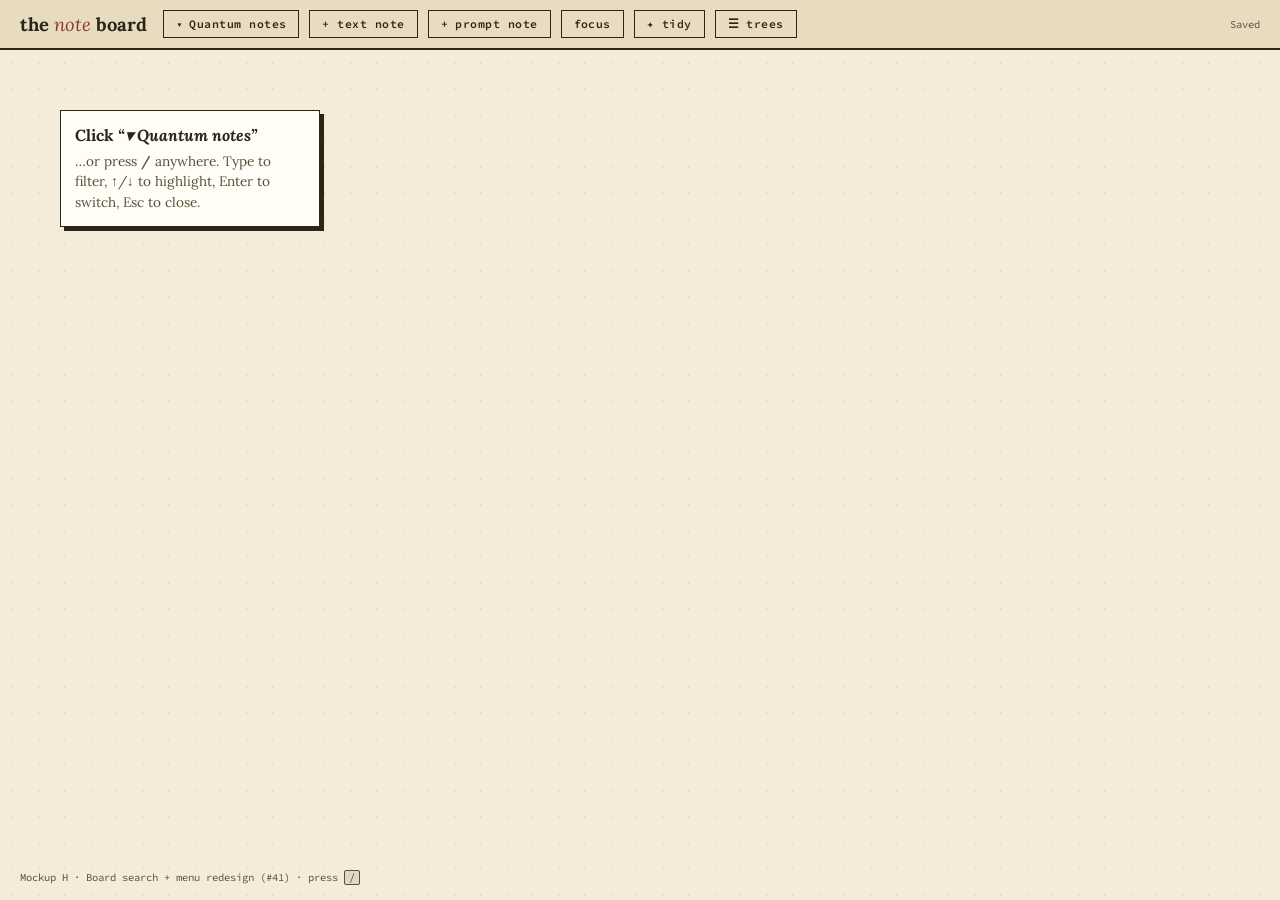
<file: mockups/H-board-search-popover.html>
<!DOCTYPE html>
<html lang="en">
<head>
<meta charset="UTF-8" />
<meta name="viewport" content="width=device-width, initial-scale=1.0" />
<title>Mockup H — Searchable board switcher (#41)</title>
<style>
@import url('https://fonts.googleapis.com/css2?family=Lora:ital,wght@0,400;0,600;0,700;1,400&family=Source+Code+Pro:wght@400;500;600&display=swap');

/* ============================================================
   MOCKUP H — SEARCHABLE BOARD SWITCHER (#41)
   Replaces the native <select> + "+ new" + "⋯" kebab with ONE
   switcher button that opens a popover:
     · a search field (filters the board list, client-side,
       substring + case-insensitive)
     · a scrollable board list (● marks the current board)
     · create / rename / delete folded into a thin action row
   Keyboard: "/" opens + focuses search · ↑/↓ move highlight ·
   Enter switches to the highlighted match · Esc closes.
   Paper/parchment language reused from the real #board-menu:
   paper bg, 1.5px ink border, 4px hard offset shadow, mono type.
   (Interactive — type, arrow, click. No backend.)
   ============================================================ */

*, *::before, *::after { box-sizing:border-box; margin:0; padding:0; }
:root {
  --paper:#f4ecd8; --paper-dark:#e8dcc0; --ink:#2b2417; --ink-soft:#5a4f3a;
  --accent:#8b3a2f; --accent-soft:#c4654f; --line:rgba(43,36,23,0.14);
}
body { font-family:'Lora',Georgia,serif; background:var(--paper); color:var(--ink);
  height:100vh; overflow:hidden; display:flex; flex-direction:column; }

#toolbar { display:flex; align-items:center; gap:10px; padding:10px 20px;
  background:var(--paper-dark); border-bottom:2px solid var(--ink); flex-shrink:0; z-index:100; }
#board-title { font-family:'Lora',serif; font-size:1.15rem; font-weight:700; margin-right:6px; }
#board-title em { font-style:italic; color:var(--accent); font-weight:400; }

#toolbar button { font-family:'Source Code Pro',monospace; font-size:.72rem; font-weight:600;
  letter-spacing:.04em; padding:6px 12px; border:1.5px solid var(--ink); background:transparent;
  color:var(--ink); cursor:pointer; transition:background .12s,color .12s; }
#toolbar button:hover { background:var(--ink); color:var(--paper); }
#btn-new-prompt { background:var(--accent); color:var(--paper); border-color:var(--accent); }
#btn-new-prompt:hover { background:var(--accent-soft); }
#save-status { margin-left:auto; font-family:'Source Code Pro',monospace; font-size:.66rem; color:var(--ink-soft); }

/* ── Board switcher button + popover ── */
#board-switch-wrap { position:relative; display:inline-flex; }
#btn-board-switch { display:inline-flex; align-items:center; gap:6px; max-width:220px; }
#btn-board-switch .lbl { overflow:hidden; text-overflow:ellipsis; white-space:nowrap; }
#btn-board-switch[aria-expanded="true"] { background:var(--ink); color:var(--paper); }

#board-pop {
  position:absolute; top:calc(100% + 6px); left:0; z-index:200;
  width:260px; background:var(--paper); border:1.5px solid var(--ink);
  box-shadow:4px 4px 0 var(--ink); padding:6px; display:flex; flex-direction:column; gap:6px;
}
#board-pop[hidden] { display:none; }
#board-search {
  font-family:'Source Code Pro',monospace; font-size:.72rem; color:var(--ink);
  padding:7px 9px; border:1.5px solid var(--ink); background:#fffdf6; width:100%;
}
#board-search::placeholder { color:var(--ink-soft); }
#board-search:focus { outline:2px solid var(--accent); outline-offset:1px; }

#board-list { list-style:none; max-height:260px; overflow-y:auto; display:flex; flex-direction:column; gap:1px; }
#board-list li { display:block; }
#board-list button.row {
  width:100%; display:flex; align-items:center; gap:8px; text-align:left;
  font-family:'Source Code Pro',monospace; font-size:.72rem; font-weight:600; letter-spacing:.03em;
  padding:8px 10px; background:transparent; border:none; color:var(--ink); cursor:pointer;
  transition:background .12s,color .12s;
}
#board-list button.row:hover, #board-list button.row.hi { background:var(--ink); color:var(--paper); }
#board-list button.row .dot { width:12px; color:var(--accent); flex-shrink:0; }
#board-list button.row.hi .dot { color:var(--paper); }
#board-list .empty { padding:10px; font-family:'Source Code Pro',monospace; font-size:.7rem;
  color:var(--ink-soft); font-style:italic; }

#board-pop-actions { display:flex; gap:4px; border-top:1px solid var(--line); padding-top:6px; }
#board-pop-actions button {
  flex:1; font-family:'Source Code Pro',monospace; font-size:.66rem; font-weight:600; letter-spacing:.02em;
  padding:7px 6px; background:transparent; border:1.5px solid var(--ink); color:var(--ink);
  cursor:pointer; transition:background .12s,color .12s;
}
#board-pop-actions button:hover { background:var(--ink); color:var(--paper); }
#menu-delete-board:hover { background:var(--accent); color:var(--paper); border-color:var(--accent); }
#menu-delete-board[hidden] { display:none; }

#canvas { flex:1; position:relative; overflow:hidden;
  background: radial-gradient(circle, rgba(43,36,23,0.06) 1px, transparent 1px) 0 0 / 26px 26px, var(--paper); }
#note-demo { position:absolute; left:60px; top:60px; width:260px; background:#fffdf6;
  border:1.5px solid var(--ink); box-shadow:4px 4px 0 var(--ink); padding:14px; }
#note-demo h3 { font-size:1rem; margin-bottom:6px; }
#note-demo p { font-size:.85rem; color:var(--ink-soft); line-height:1.5; }
.tag { position:absolute; bottom:16px; left:20px; font-family:'Source Code Pro',monospace;
  font-size:.66rem; color:var(--ink-soft); }
.tag kbd { font-family:'Source Code Pro',monospace; background:rgba(43,36,23,.1);
  border:1px solid var(--ink-soft); border-radius:2px; padding:0 4px; }
</style>
</head>
<body>
  <div id="toolbar" role="toolbar" aria-label="Board tools">
    <span id="board-title">the <em>note</em> board</span>

    <div id="board-switch-wrap">
      <button id="btn-board-switch" aria-haspopup="true" aria-expanded="false" title="Switch board (/)">
        ▾ <span class="lbl" id="board-switch-label">Quantum notes</span>
      </button>
      <div id="board-pop" role="menu" aria-label="Boards" hidden>
        <input id="board-search" type="text" placeholder="search boards…" aria-label="Search boards" autocomplete="off" />
        <ul id="board-list" role="listbox" aria-label="Board list"></ul>
        <div id="board-pop-actions">
          <button id="menu-new-board" type="button">+ new</button>
          <button id="menu-rename-board" type="button">✎ rename</button>
          <button id="menu-delete-board" type="button">🗑 delete</button>
        </div>
      </div>
    </div>

    <button id="btn-new-text">+ text note</button>
    <button id="btn-new-prompt">+ prompt note</button>
    <button>focus</button>
    <button>✦ tidy</button>
    <button>☰ trees</button>
    <span id="save-status">Saved</span>
  </div>

  <div id="canvas">
    <div id="note-demo">
      <h3>Click <em>“▾ Quantum notes”</em></h3>
      <p>…or press <strong>/</strong> anywhere. Type to filter, ↑/↓ to highlight, Enter to switch, Esc to close.</p>
    </div>
    <div class="tag">Mockup H · Board search + menu redesign (#41) · press <kbd>/</kbd></div>
  </div>

<script>
// Demo data — note the deliberately tricky names (untrusted free text): the real
// build renders every row with textContent, never innerHTML, so the <img> name
// below shows as literal text and never executes.
const BOARDS = [
  "default", "Life", "Quantum notes", "Linear algebra", "Roman history",
  "Reading list", "Project Wand", '<img src=x onerror=alert(1)>',
];
let current = "Quantum notes";

const wrap = document.getElementById("board-switch-wrap");
const btn = document.getElementById("btn-board-switch");
const pop = document.getElementById("board-pop");
const search = document.getElementById("board-search");
const list = document.getElementById("board-list");
const label = document.getElementById("board-switch-label");
const btnDelete = document.getElementById("menu-delete-board");
let hi = 0; // highlighted row index among current matches

function matches(q) {
  const s = q.trim().toLowerCase();
  return s ? BOARDS.filter((n) => n.toLowerCase().includes(s)) : BOARDS.slice();
}
function renderRows(q) {
  const rows = matches(q);
  list.replaceChildren();
  if (!rows.length) {
    const li = document.createElement("li");
    const div = document.createElement("div");
    div.className = "empty";
    div.textContent = `no boards match “${q.trim()}”`; // textContent — escapes
    li.appendChild(div); list.appendChild(li);
    return;
  }
  hi = Math.min(hi, rows.length - 1);
  rows.forEach((name, i) => {
    const li = document.createElement("li");
    const b = document.createElement("button");
    b.className = "row" + (i === hi ? " hi" : "");
    b.type = "button";
    const dot = document.createElement("span");
    dot.className = "dot";
    dot.textContent = name === current ? "●" : "";
    const txt = document.createElement("span");
    txt.textContent = name; // textContent — the malicious name renders inert
    b.append(dot, txt);
    b.addEventListener("click", () => switchTo(name));
    b.addEventListener("mousemove", () => { hi = i; paintHi(); });
    li.appendChild(b); list.appendChild(li);
  });
}
function paintHi() {
  [...list.querySelectorAll("button.row")].forEach((b, i) => b.classList.toggle("hi", i === hi));
}
function setPop(open) {
  pop.hidden = !open;
  btn.setAttribute("aria-expanded", String(open));
  if (open) { search.value = ""; hi = 0; renderRows(""); search.focus(); }
}
function switchTo(name) {
  current = name;
  label.textContent = name;                      // textContent — escapes the label too
  btnDelete.hidden = name === "default";
  setPop(false);
}

btn.addEventListener("click", (e) => { e.stopPropagation(); setPop(pop.hidden); });
search.addEventListener("input", () => { hi = 0; renderRows(search.value); });
search.addEventListener("keydown", (e) => {
  const rows = matches(search.value);
  if (e.key === "ArrowDown") { e.preventDefault(); hi = Math.min(hi + 1, rows.length - 1); paintHi(); }
  else if (e.key === "ArrowUp") { e.preventDefault(); hi = Math.max(hi - 1, 0); paintHi(); }
  else if (e.key === "Enter") { e.preventDefault(); if (rows[hi]) switchTo(rows[hi]); }
  else if (e.key === "Escape") { setPop(false); btn.focus(); }
});
document.getElementById("menu-new-board").addEventListener("click", () => { setPop(false); alert("(demo) new board flow"); });
document.getElementById("menu-rename-board").addEventListener("click", () => { setPop(false); alert("(demo) rename flow"); });
btnDelete.addEventListener("click", () => { setPop(false); alert("(demo) delete flow"); });

// "/" opens + focuses search (guarded against typing into a field).
window.addEventListener("keydown", (e) => {
  if (e.target.tagName === "INPUT" || e.target.tagName === "TEXTAREA") return;
  if (e.metaKey || e.ctrlKey || e.altKey) return;
  if (e.key === "/") { e.preventDefault(); setPop(true); }
});
document.addEventListener("click", (e) => { if (!pop.hidden && !e.target.closest("#board-switch-wrap")) setPop(false); });

btnDelete.hidden = current === "default";
</script>
</body>
</html>
</file>
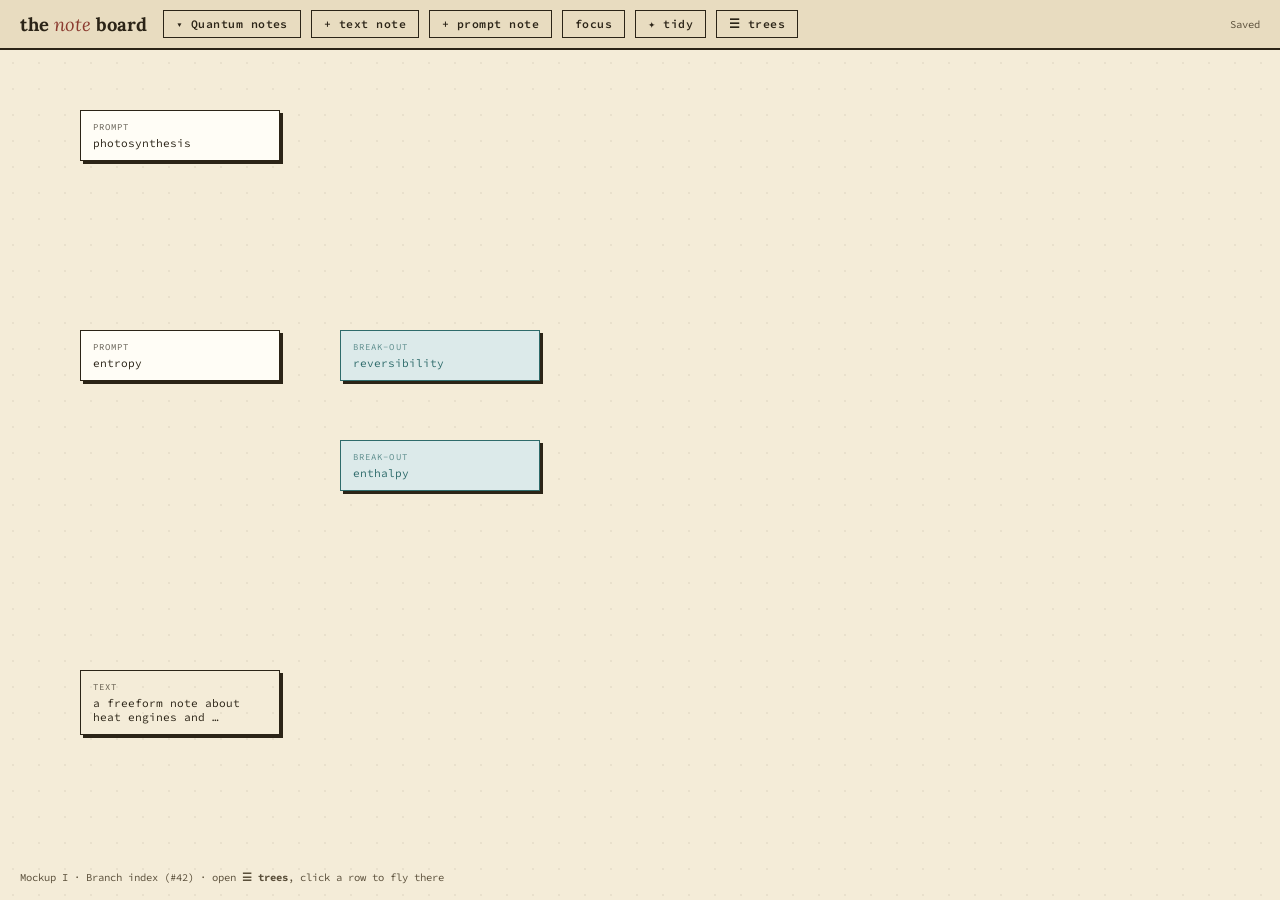
<file: mockups/I-branch-index-popover.html>
<!DOCTYPE html>
<html lang="en">
<head>
<meta charset="UTF-8" />
<meta name="viewport" content="width=device-width, initial-scale=1.0" />
<title>Mockup I — Branch index (trees) popover (#42)</title>
<style>
@import url('https://fonts.googleapis.com/css2?family=Lora:ital,wght@0,400;0,600;0,700;1,400&family=Source+Code+Pro:wght@400;500;600&display=swap');

/* ============================================================
   MOCKUP I — BRANCH INDEX / "TREES" POPOVER (#42)
   A "☰ trees" toolbar button opens a popover listing the board's
   forest roots as a SHALLOW NESTED OUTLINE: one row per top-level
   tree (topLevelRoots), with its break-out children indented (↳).
   Clicking a row SELECTS that node (● marker) and eases the camera
   to it — select + pan only, never touches focus mode.
   A filter field narrows by label; a parent is kept if it OR any
   child matches. Labels derive from the root: prompt → its term,
   text note → first line, break-out → its term, empty → (untitled).
   View-only — derived from the notes array, never persisted.
   (Interactive — type, click a row to "fly" the camera.)
   ============================================================ */

*, *::before, *::after { box-sizing:border-box; margin:0; padding:0; }
:root {
  --paper:#f4ecd8; --paper-dark:#e8dcc0; --card:#fffdf6; --ink:#2b2417; --ink-soft:#5a4f3a;
  --accent:#8b3a2f; --accent-soft:#c4654f; --line:rgba(43,36,23,0.14);
  --term-bg:#1a1611; --term-ink:#d4c896; --breakout:#2e6b6b;
}
body { font-family:'Lora',Georgia,serif; background:var(--paper); color:var(--ink);
  height:100vh; overflow:hidden; display:flex; flex-direction:column; }

#toolbar { display:flex; align-items:center; gap:10px; padding:10px 20px;
  background:var(--paper-dark); border-bottom:2px solid var(--ink); flex-shrink:0; z-index:100; }
#board-title { font-family:'Lora',serif; font-size:1.15rem; font-weight:700; margin-right:6px; }
#board-title em { font-style:italic; color:var(--accent); font-weight:400; }
#toolbar button { font-family:'Source Code Pro',monospace; font-size:.72rem; font-weight:600;
  letter-spacing:.04em; padding:6px 12px; border:1.5px solid var(--ink); background:transparent;
  color:var(--ink); cursor:pointer; transition:background .12s,color .12s; }
#toolbar button:hover { background:var(--ink); color:var(--paper); }
#save-status { margin-left:auto; font-family:'Source Code Pro',monospace; font-size:.66rem; color:var(--ink-soft); }

/* ── Trees button + popover ── */
#tree-index-wrap { position:relative; display:inline-flex; }
#btn-tree-index[aria-expanded="true"] { background:var(--ink); color:var(--paper); }
#tree-pop {
  position:absolute; top:calc(100% + 6px); left:0; z-index:200;
  width:280px; background:var(--paper); border:1.5px solid var(--ink);
  box-shadow:4px 4px 0 var(--ink); padding:6px; display:flex; flex-direction:column; gap:6px;
}
#tree-pop[hidden] { display:none; }
#tree-search { font-family:'Source Code Pro',monospace; font-size:.72rem; color:var(--ink);
  padding:7px 9px; border:1.5px solid var(--ink); background:#fffdf6; width:100%; }
#tree-search::placeholder { color:var(--ink-soft); }
#tree-search:focus { outline:2px solid var(--accent); outline-offset:1px; }

#tree-list { list-style:none; max-height:300px; overflow-y:auto; display:flex; flex-direction:column; gap:1px; }
#tree-list button.row {
  width:100%; display:flex; align-items:center; gap:8px; text-align:left;
  font-family:'Source Code Pro',monospace; font-size:.72rem; font-weight:600; letter-spacing:.02em;
  padding:8px 10px; background:transparent; border:none; color:var(--ink); cursor:pointer;
  transition:background .12s,color .12s;
}
#tree-list button.row:hover { background:var(--ink); color:var(--paper); }
#tree-list button.row.current { background:rgba(139,58,47,0.1); }
#tree-list button.row .dot { width:12px; color:var(--accent); flex-shrink:0; }
#tree-list button.row:hover .dot { color:var(--paper); }
#tree-list button.tree-child { padding-left:30px; font-weight:400; color:var(--breakout); }
#tree-list button.tree-child .arr { color:var(--breakout); flex-shrink:0; }
#tree-list button.tree-child:hover { background:var(--breakout); color:#fff; }
#tree-list button.tree-child:hover .arr { color:#fff; }
#tree-list .empty { padding:10px; font-family:'Source Code Pro',monospace; font-size:.7rem;
  color:var(--ink-soft); font-style:italic; }

/* ── Canvas + camera demo ── */
#canvas { flex:1; position:relative; overflow:hidden;
  background: radial-gradient(circle, rgba(43,36,23,0.06) 1px, transparent 1px) 0 0 / 26px 26px, var(--paper); }
#world { position:absolute; inset:0; transition:transform .5s cubic-bezier(.22,.61,.36,1); transform-origin:0 0; }
.node { position:absolute; width:200px; padding:10px 12px; border:1.5px solid var(--ink);
  box-shadow:3px 3px 0 var(--ink); font-family:'Source Code Pro',monospace; font-size:.7rem; }
.node.prompt { background:var(--card); }
.node.response { background:var(--term-bg); color:var(--term-ink); }
.node.breakout { background:#dceaea; border-color:var(--breakout); color:var(--breakout); }
.node.sel { outline:3px solid var(--accent); outline-offset:2px; }
.node .ty { font-size:.56rem; letter-spacing:.12em; text-transform:uppercase; opacity:.7; display:block; margin-bottom:4px; }
.tag { position:absolute; bottom:16px; left:20px; font-family:'Source Code Pro',monospace;
  font-size:.66rem; color:var(--ink-soft); z-index:50; }
</style>
</head>
<body>
  <div id="toolbar" role="toolbar" aria-label="Board tools">
    <span id="board-title">the <em>note</em> board</span>
    <button>▾ Quantum notes</button>
    <button>+ text note</button>
    <button>+ prompt note</button>
    <button>focus</button>
    <button>✦ tidy</button>

    <div id="tree-index-wrap">
      <button id="btn-tree-index" aria-haspopup="true" aria-expanded="false" title="Index of trees on this board">☰ trees</button>
      <div id="tree-pop" role="menu" aria-label="Trees on this board" hidden>
        <input id="tree-search" type="text" placeholder="filter trees…" aria-label="Filter trees" autocomplete="off" />
        <ul id="tree-list" role="listbox" aria-label="Tree list"></ul>
      </div>
    </div>
    <span id="save-status">Saved</span>
  </div>

  <div id="canvas">
    <div id="world"></div>
    <div class="tag">Mockup I · Branch index (#42) · open <strong>☰ trees</strong>, click a row to fly there</div>
  </div>

<script>
// Forest of roots (id, type, label, x/y on the world) + break-out children that
// nest under their origin. Mirrors topLevelRoots() + the break-out set.
const ROOTS = [
  { id:"r1", type:"prompt",   label:"photosynthesis",            x:80,  y:60,
    kids:[] },
  { id:"r2", type:"prompt",   label:"entropy",                   x:80,  y:280,
    kids:[ { id:"b1", label:"reversibility" }, { id:"b2", label:"enthalpy" } ] },
  { id:"r3", type:"text",     label:"a freeform note about heat engines and the second law",
    x:80, y:620, kids:[] },
  { id:"r4", type:"prompt",   label:"markov chains",             x:1400, y:120,
    kids:[ { id:"b3", label:"stationary distribution" } ] },
  { id:"r5", type:"prompt",   label:"",                          x:1450, y:520, kids:[] }, // empty → (untitled)
];

const TRUNC = 40;
function trunc(s){ return s.length > TRUNC ? s.slice(0, TRUNC - 1) + "…" : s; }
function labelFor(r){ const t = (r.label || "").trim().split("\n")[0].trim(); return t ? trunc(t) : "(untitled)"; }

// Paint the canvas nodes (so clicking a row visibly moves the camera to one).
const world = document.getElementById("world");
function paintWorld(){
  world.replaceChildren();
  ROOTS.forEach((r) => {
    const d = document.createElement("div");
    d.className = "node " + r.type; d.dataset.id = r.id;
    d.style.left = r.x + "px"; d.style.top = r.y + "px";
    const ty = document.createElement("span"); ty.className = "ty"; ty.textContent = r.type;
    const lb = document.createElement("div"); lb.textContent = labelFor(r);
    d.append(ty, lb); world.appendChild(d);
    r.kids.forEach((k, i) => {
      const c = document.createElement("div");
      c.className = "node breakout"; c.dataset.id = k.id;
      c.style.left = (r.x + 260) + "px"; c.style.top = (r.y + i * 110) + "px";
      const cy = document.createElement("span"); cy.className = "ty"; cy.textContent = "break-out";
      const cl = document.createElement("div"); cl.textContent = trunc(k.label);
      c.append(cy, cl); world.appendChild(c);
    });
  });
}
paintWorld();

let selected = null;
function selectNote(id, x, y){
  selected = id;
  [...world.children].forEach((n) => n.classList.toggle("sel", n.dataset.id === id));
  // ease camera so the node sits ~near the top-left third of the canvas
  world.style.transform = `translate(${-x + 120}px, ${-y + 100}px)`;
  renderTree(document.getElementById("tree-search").value);
}

// ── Popover + nested outline ──
const wrap = document.getElementById("tree-index-wrap");
const btn = document.getElementById("btn-tree-index");
const pop = document.getElementById("tree-pop");
const search = document.getElementById("tree-search");
const list = document.getElementById("tree-list");

function renderTree(q){
  const s = q.trim().toLowerCase();
  list.replaceChildren();
  let shown = 0;
  ROOTS.forEach((r) => {
    const rl = labelFor(r).toLowerCase();
    const kidMatch = r.kids.filter((k) => trunc(k.label).toLowerCase().includes(s));
    const parentMatch = !s || rl.includes(s);
    if (!parentMatch && kidMatch.length === 0) return;
    shown++;
    // parent row
    const li = document.createElement("li");
    const b = document.createElement("button");
    b.className = "row" + (r.id === selected ? " current" : ""); b.type = "button";
    const dot = document.createElement("span"); dot.className = "dot";
    dot.textContent = r.id === selected ? "●" : "▸";
    const txt = document.createElement("span"); txt.textContent = labelFor(r); // textContent
    b.append(dot, txt);
    b.addEventListener("click", () => selectNote(r.id, r.x, r.y));
    li.appendChild(b); list.appendChild(li);
    // nested break-out children (shown if parent matched, else just the matching kids)
    const kids = (parentMatch ? r.kids : kidMatch);
    kids.forEach((k, i) => {
      const kli = document.createElement("li");
      const kb = document.createElement("button");
      kb.className = "row tree-child" + (k.id === selected ? " current" : ""); kb.type = "button";
      const arr = document.createElement("span"); arr.className = "dot arr"; arr.textContent = "↳";
      const ktx = document.createElement("span"); ktx.textContent = trunc(k.label); // textContent
      kb.append(arr, ktx);
      kb.addEventListener("click", () => selectNote(k.id, r.x + 260, r.y + i * 110));
      kli.appendChild(kb); list.appendChild(kli);
    });
  });
  if (!shown) {
    const li = document.createElement("li");
    const div = document.createElement("div"); div.className = "empty";
    div.textContent = `no trees match “${q.trim()}”`;
    li.appendChild(div); list.appendChild(li);
  }
}

function setPop(open){
  pop.hidden = !open; btn.setAttribute("aria-expanded", String(open));
  if (open) { search.value = ""; renderTree(""); search.focus(); }
}
btn.addEventListener("click", (e) => { e.stopPropagation(); setPop(pop.hidden); });
search.addEventListener("input", () => renderTree(search.value));
search.addEventListener("keydown", (e) => { if (e.key === "Escape") { setPop(false); btn.focus(); } });
document.addEventListener("click", (e) => { if (!pop.hidden && !e.target.closest("#tree-index-wrap")) setPop(false); });
window.addEventListener("keydown", (e) => {
  if (e.target.tagName === "INPUT" || e.target.tagName === "TEXTAREA") return;
  if (e.key === "Escape" && !pop.hidden) setPop(false);
});
</script>
</body>
</html>
</file>
